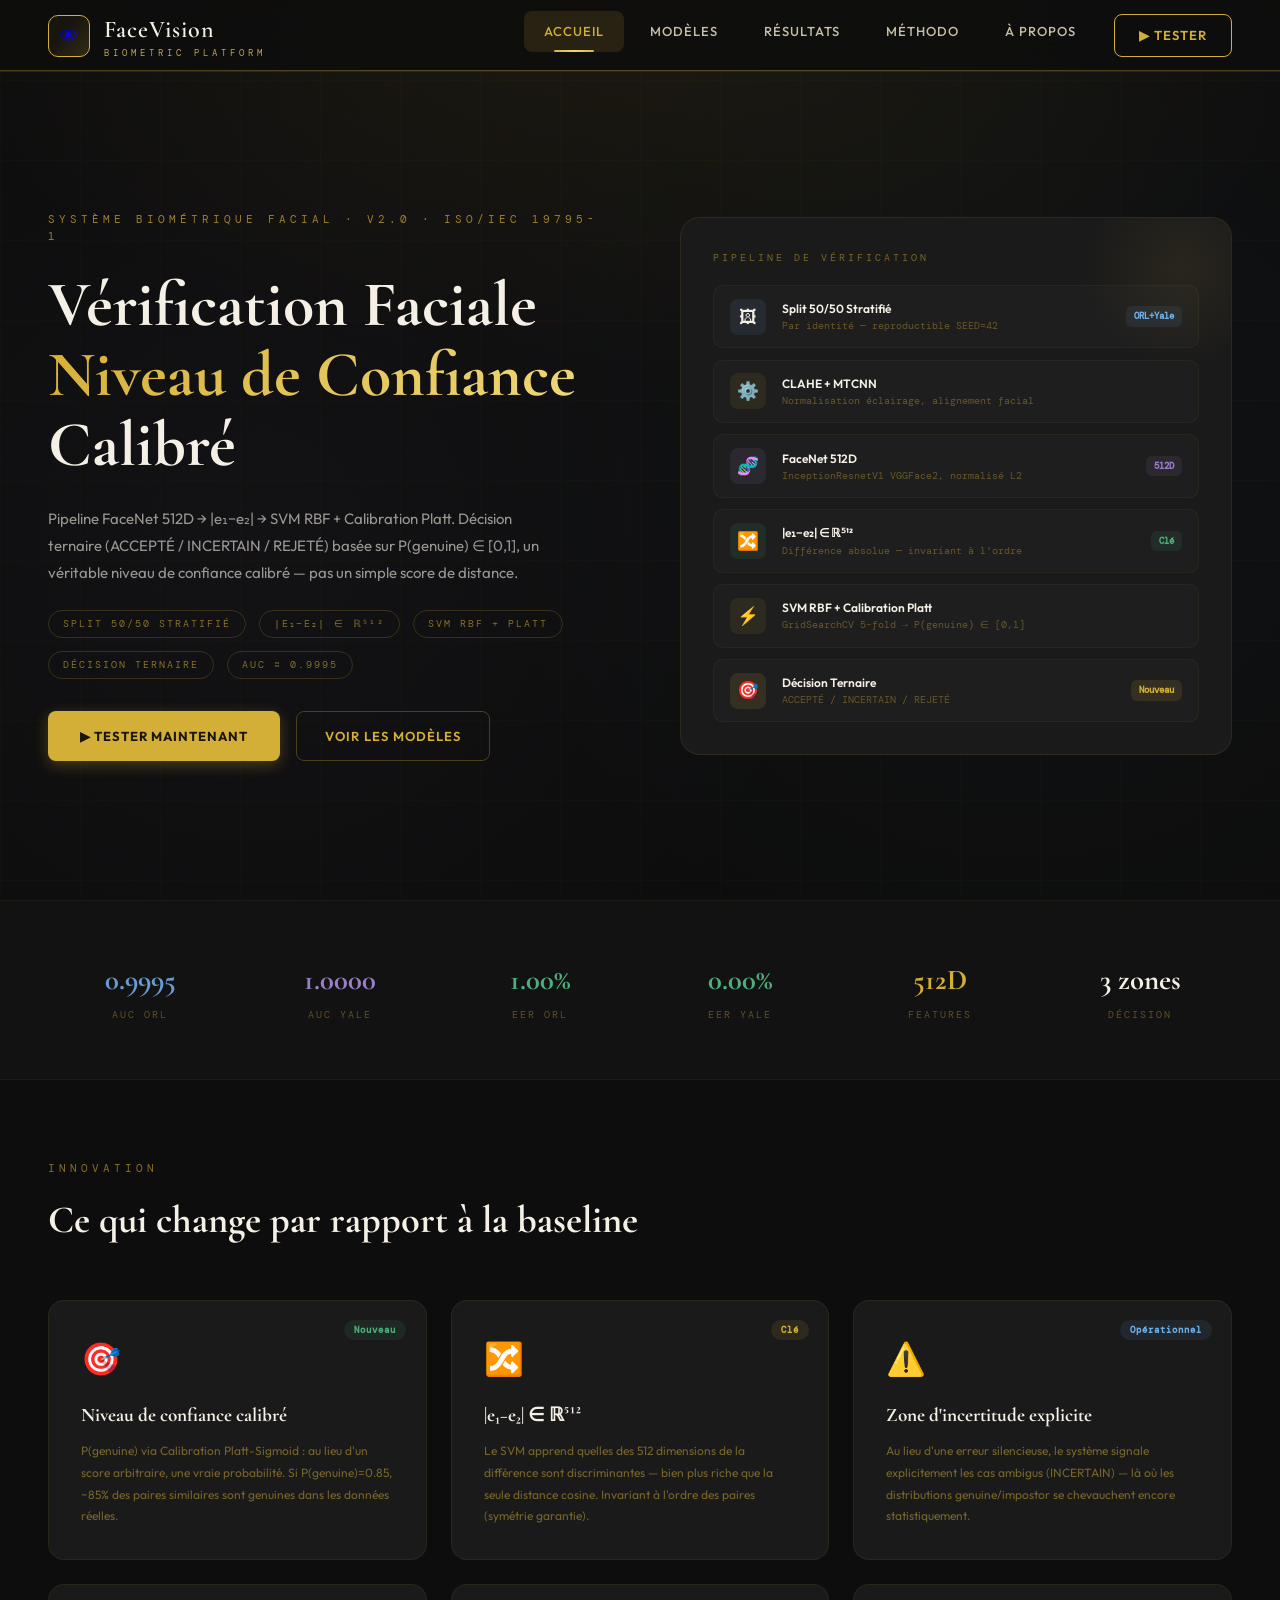
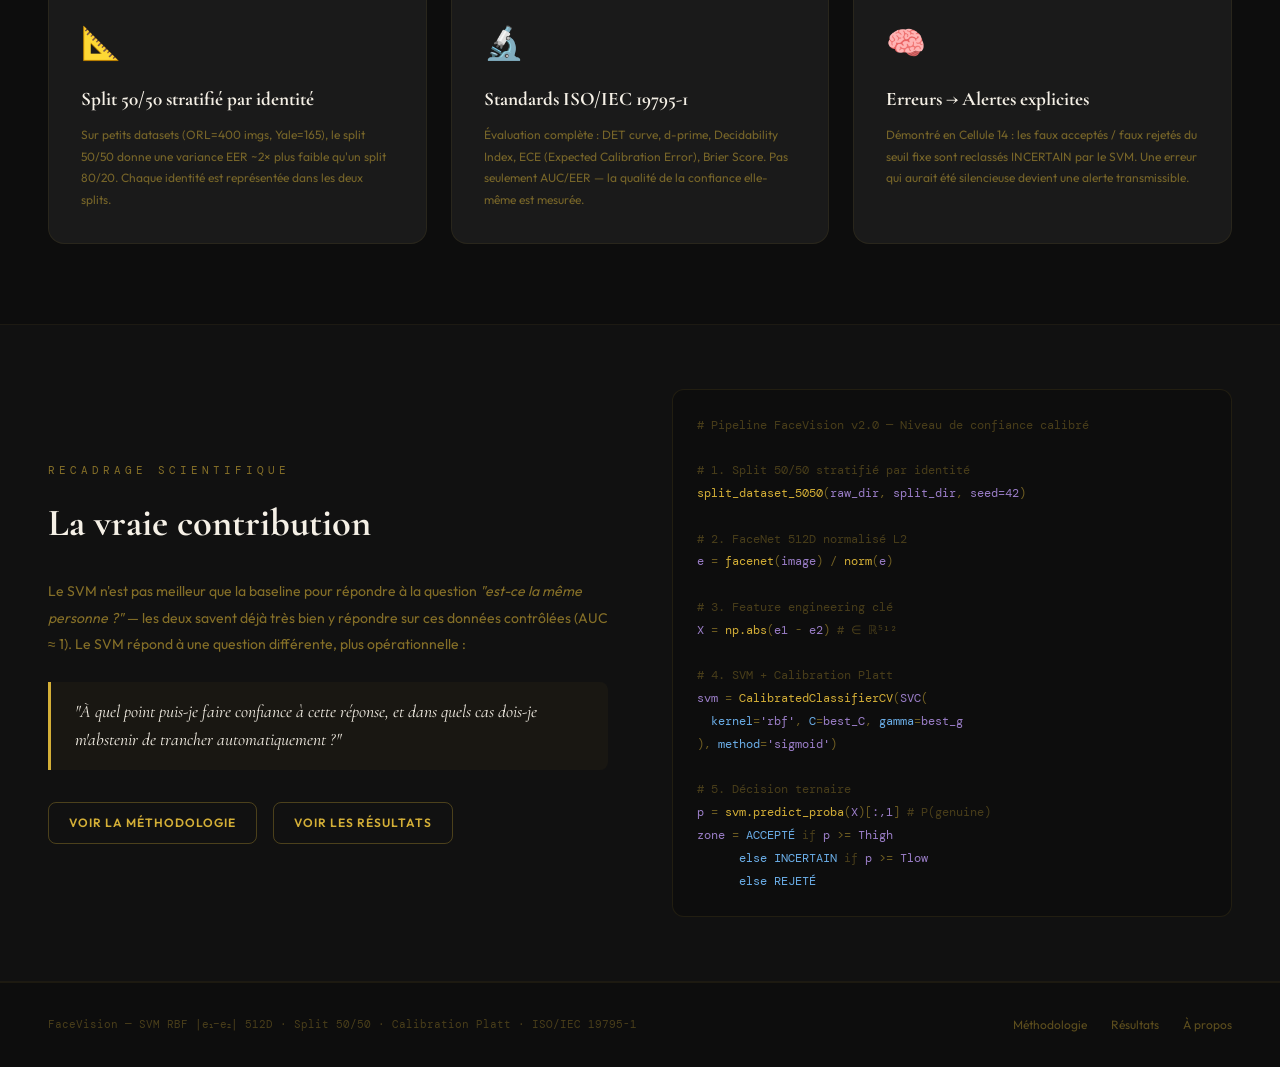
<file: plateforme/platform/index.html>
<!DOCTYPE html>
<html lang="fr">
<head>
<meta charset="UTF-8">
<meta name="viewport" content="width=device-width, initial-scale=1.0">
<title>FaceVision — Vérification Faciale Biométrique</title>
<link rel="preconnect" href="https://fonts.googleapis.com">
<link rel="preconnect" href="https://fonts.gstatic.com" crossorigin>
<link href="https://fonts.googleapis.com/css2?family=Cormorant+Garamond:ital,wght@0,300;0,400;0,500;0,600;0,700;1,300;1,400;1,500&family=DM+Mono:wght@300;400;500&family=Outfit:wght@200;300;400;500;600;700;800&display=swap" rel="stylesheet">
<link rel="stylesheet" href="shared.css">
<style>
.hero{position:relative;min-height:100vh;display:flex;align-items:center;padding-top:var(--nav-h);overflow:hidden;background:var(--obsidian)}
.hero-bg{position:absolute;inset:0;background:radial-gradient(ellipse 80% 60% at 50% 0%,rgba(212,175,55,.08) 0%,transparent 70%),radial-gradient(circle at 80% 50%,rgba(107,155,209,.04) 0%,transparent 50%),radial-gradient(circle at 20% 60%,rgba(155,126,200,.04) 0%,transparent 50%)}
.hero-bg-grid{position:absolute;inset:0;opacity:.02;background-image:linear-gradient(rgba(212,175,55,1) 1px,transparent 1px),linear-gradient(90deg,rgba(212,175,55,1) 1px,transparent 1px);background-size:80px 80px;animation:gridShift 25s linear infinite}
@keyframes gridShift{from{transform:translateY(0)}to{transform:translateY(80px)}}
.face-grid{display:grid;grid-template-columns:repeat(4,1fr);gap:8px;padding:24px;width:100%;height:100%}
.face-cell{aspect-ratio:.75;background:var(--obsidian-light);border-radius:6px;border:1px solid rgba(212,175,55,.06);position:relative;overflow:hidden;animation:facePulse 5s ease-in-out infinite}
.face-cell:nth-child(odd){animation-delay:-2.5s}
.face-cell:nth-child(3n){animation-delay:-1.5s}
@keyframes facePulse{0%,100%{opacity:.4}50%{opacity:.7}}
.hero-container{position:relative;z-index:2;display:grid;grid-template-columns:1fr 1fr;gap:5rem;align-items:center;max-width:1400px;margin:0 auto;padding:0 3rem}
.hero-left{display:flex;flex-direction:column;gap:1.5rem}
.hero-eyebrow{font-family:var(--font-mono);font-size:11px;letter-spacing:4px;text-transform:uppercase;color:var(--gold);opacity:.7}
.hero-title{font-family:var(--font-display);font-size:clamp(2.8rem,5vw,4.5rem);font-weight:700;line-height:1.1}
.hero-title span{background:linear-gradient(135deg,var(--gold),var(--gold-light));-webkit-background-clip:text;-webkit-text-fill-color:transparent;background-clip:text}
.hero-desc{font-size:15px;color:rgba(245,240,232,.6);line-height:1.8;max-width:500px}
.hero-tags{display:flex;gap:.8rem;flex-wrap:wrap}
.hero-tag{padding:5px 14px;border-radius:20px;border:1px solid rgba(212,175,55,.2);font-family:var(--font-mono);font-size:10px;letter-spacing:2px;text-transform:uppercase;color:rgba(212,175,55,.6)}
.hero-actions{display:flex;gap:1rem;margin-top:.5rem}
.btn-primary{padding:14px 32px;background:var(--gold);color:#1a160b;border:none;border-radius:8px;font-family:var(--font-body);font-size:13px;font-weight:700;letter-spacing:1px;text-transform:uppercase;cursor:pointer;text-decoration:none;display:inline-flex;align-items:center;gap:8px;transition:var(--transition)}
.btn-primary:hover{background:var(--gold-light);transform:translateY(-2px);box-shadow:0 8px 30px rgba(212,175,55,.3)}
.btn-outline{padding:14px 28px;background:transparent;color:var(--gold);border:1.5px solid rgba(212,175,55,.3);border-radius:8px;font-family:var(--font-body);font-size:13px;font-weight:600;letter-spacing:1px;text-transform:uppercase;cursor:pointer;text-decoration:none;display:inline-flex;align-items:center;gap:8px;transition:var(--transition)}
.btn-outline:hover{border-color:var(--gold);background:rgba(212,175,55,.06)}
.hero-right{position:relative}
.hero-visual{background:var(--obsidian-light);border:1px solid rgba(212,175,55,.1);border-radius:20px;padding:2rem;position:relative;overflow:hidden}
.hero-visual::before{content:'';position:absolute;top:-50px;right:-50px;width:200px;height:200px;border-radius:50%;background:radial-gradient(circle,rgba(212,175,55,.08),transparent 70%)}
.pipeline-mini{display:flex;flex-direction:column;gap:.7rem}
.pm-step{display:flex;align-items:center;gap:1rem;padding:.8rem 1rem;background:rgba(255,255,255,.02);border-radius:10px;border:1px solid rgba(212,175,55,.06);transition:var(--transition)}
.pm-step:hover{border-color:rgba(212,175,55,.2);background:rgba(212,175,55,.03)}
.pm-icon{width:36px;height:36px;border-radius:8px;display:flex;align-items:center;justify-content:center;font-size:1.1rem;flex-shrink:0}
.pm-text{flex:1}
.pm-name{font-size:12px;font-weight:600;color:var(--cream)}
.pm-sub{font-family:var(--font-mono);font-size:10px;color:rgba(212,175,55,.4)}
.pm-badge{font-family:var(--font-mono);font-size:9px;padding:3px 8px;border-radius:6px;font-weight:600}
.stats-band{background:rgba(255,255,255,.02);border-top:1px solid rgba(212,175,55,.06);border-bottom:1px solid rgba(212,175,55,.06);padding:2.5rem 3rem}
.stats-grid{display:grid;grid-template-columns:repeat(6,1fr);gap:1rem;max-width:1400px;margin:0 auto}
.stat-item{text-align:center;padding:1rem}
.stat-val{font-family:var(--font-display);font-size:1.8rem;font-weight:700}
.stat-lbl{font-family:var(--font-mono);font-size:10px;letter-spacing:2px;text-transform:uppercase;color:rgba(212,175,55,.4);margin-top:4px}
.feature-section{padding:5rem 3rem;max-width:1400px;margin:0 auto}
.sec-eyebrow{font-family:var(--font-mono);font-size:11px;letter-spacing:4px;text-transform:uppercase;color:var(--gold);opacity:.6;margin-bottom:.8rem}
.sec-title-lg{font-family:var(--font-display);font-size:clamp(1.8rem,3vw,2.8rem);font-weight:700;margin-bottom:1.5rem}
.feature-cards{display:grid;grid-template-columns:repeat(3,1fr);gap:1.5rem;margin-top:3rem}
.feat-card{background:var(--obsidian-light);border-radius:16px;padding:2rem;border:1px solid rgba(212,175,55,.08);transition:var(--transition);position:relative;overflow:hidden}
.feat-card:hover{border-color:rgba(212,175,55,.25);transform:translateY(-4px);box-shadow:0 12px 40px rgba(0,0,0,.3)}
.feat-card-icon{font-size:2rem;margin-bottom:1rem;display:block}
.feat-card-title{font-family:var(--font-display);font-size:1.2rem;font-weight:700;margin-bottom:.6rem}
.feat-card-desc{font-size:12px;color:rgba(212,175,55,.5);line-height:1.8}
.feat-card-badge{position:absolute;top:1.2rem;right:1.2rem;padding:3px 10px;border-radius:10px;font-family:var(--font-mono);font-size:9px;font-weight:600;letter-spacing:1px}
.innovation-section{background:rgba(255,255,255,.015);border-top:1px solid rgba(212,175,55,.06);border-bottom:1px solid rgba(212,175,55,.06);padding:4rem 3rem}
.innovation-grid{display:grid;grid-template-columns:1fr 1fr;gap:4rem;max-width:1400px;margin:0 auto;align-items:center}
.code-block{background:var(--obsidian);border:1px solid rgba(212,175,55,.1);border-radius:12px;padding:1.5rem;font-family:var(--font-mono);font-size:12px;line-height:1.9;overflow:hidden}
.code-line{color:rgba(212,175,55,.5)}
.code-comment{color:rgba(212,175,55,.3)}
.code-key{color:#6BAEE8}
.code-val{color:#9B7EC8}
.code-fn{color:var(--gold)}
.nav-links .active-nav{color:var(--gold)!important}
</style>
</head>
<body>
<nav class="nav">
  <a class="nav-logo" href="index.html"><div class="nav-logo-icon">👁</div><div><span class="nav-logo-text">FaceVision</span><span class="nav-logo-sub">Biometric Platform</span></div></a>
  <ul class="nav-links">
    <li><a class="nav-link-btn active-nav" href="index.html">Accueil</a></li>
    <li><a class="nav-link-btn" href="modeles.html">Modèles</a></li>
    <li><a class="nav-link-btn" href="resultats.html">Résultats</a></li>
    <li><a class="nav-link-btn" href="methodo.html">Méthodo</a></li>
    <li><a class="nav-link-btn" href="apropos.html">À propos</a></li>
    <li><a class="nav-cta" href="test.html">▶ Tester</a></li>
  </ul>
</nav>

<section class="hero">
  <div class="hero-bg"></div>
  <div class="hero-bg-grid"></div>
  <div class="hero-container">
    <div class="hero-left">
      <div class="hero-eyebrow">Système Biométrique Facial · v2.0 · ISO/IEC 19795-1</div>
      <h1 class="hero-title">
        Vérification Faciale<br>
        <span>Niveau de Confiance</span><br>
        Calibré
      </h1>
      <p class="hero-desc">Pipeline FaceNet 512D → |e₁−e₂| → SVM RBF + Calibration Platt. Décision ternaire (ACCEPTÉ / INCERTAIN / REJETÉ) basée sur P(genuine) ∈ [0,1], un véritable niveau de confiance calibré — pas un simple score de distance.</p>
      <div class="hero-tags">
        <span class="hero-tag">Split 50/50 Stratifié</span>
        <span class="hero-tag">|e₁−e₂| ∈ ℝ⁵¹²</span>
        <span class="hero-tag">SVM RBF + Platt</span>
        <span class="hero-tag">Décision Ternaire</span>
        <span class="hero-tag">AUC ≈ 0.9995</span>
      </div>
      <div class="hero-actions">
        <a href="test.html" class="btn-primary">▶ Tester maintenant</a>
        <a href="modeles.html" class="btn-outline">Voir les modèles</a>
      </div>
    </div>
    <div class="hero-right">
      <div class="hero-visual">
        <div style="font-family:var(--font-mono);font-size:10px;letter-spacing:3px;text-transform:uppercase;color:var(--gold);opacity:.5;margin-bottom:1.2rem">Pipeline de vérification</div>
        <div class="pipeline-mini">
          <div class="pm-step"><div class="pm-icon" style="background:rgba(107,155,209,.1)">🖼</div><div class="pm-text"><div class="pm-name">Split 50/50 Stratifié</div><div class="pm-sub">Par identité — reproductible SEED=42</div></div><span class="pm-badge" style="background:rgba(107,155,209,.1);color:#6BAEE8">ORL+Yale</span></div>
          <div class="pm-step"><div class="pm-icon" style="background:rgba(212,175,55,.08)">⚙️</div><div class="pm-text"><div class="pm-name">CLAHE + MTCNN</div><div class="pm-sub">Normalisation éclairage, alignement facial</div></div></div>
          <div class="pm-step"><div class="pm-icon" style="background:rgba(155,126,200,.1)">🧬</div><div class="pm-text"><div class="pm-name">FaceNet 512D</div><div class="pm-sub">InceptionResnetV1 VGGFace2, normalisé L2</div></div><span class="pm-badge" style="background:rgba(155,126,200,.1);color:#9B7EC8">512D</span></div>
          <div class="pm-step"><div class="pm-icon" style="background:rgba(76,175,124,.1)">🔀</div><div class="pm-text"><div class="pm-name">|e₁−e₂| ∈ ℝ⁵¹²</div><div class="pm-sub">Différence absolue — invariant à l'ordre</div></div><span class="pm-badge" style="background:rgba(76,175,124,.1);color:var(--success)">Clé</span></div>
          <div class="pm-step"><div class="pm-icon" style="background:rgba(212,175,55,.08)">⚡</div><div class="pm-text"><div class="pm-name">SVM RBF + Calibration Platt</div><div class="pm-sub">GridSearchCV 5-fold → P(genuine) ∈ [0,1]</div></div></div>
          <div class="pm-step"><div class="pm-icon" style="background:rgba(212,168,55,.12)">🎯</div><div class="pm-text"><div class="pm-name">Décision Ternaire</div><div class="pm-sub">ACCEPTÉ / INCERTAIN / REJETÉ</div></div><span class="pm-badge" style="background:rgba(212,168,55,.12);color:var(--gold)">Nouveau</span></div>
        </div>
      </div>
    </div>
  </div>
</section>

<div class="stats-band">
  <div class="stats-grid">
    <div class="stat-item"><div class="stat-val" style="color:var(--accent-orl)">0.9995</div><div class="stat-lbl">AUC ORL</div></div>
    <div class="stat-item"><div class="stat-val" style="color:var(--accent-yale)">1.0000</div><div class="stat-lbl">AUC Yale</div></div>
    <div class="stat-item"><div class="stat-val" style="color:var(--success)">1.00%</div><div class="stat-lbl">EER ORL</div></div>
    <div class="stat-item"><div class="stat-val" style="color:var(--success)">0.00%</div><div class="stat-lbl">EER Yale</div></div>
    <div class="stat-item"><div class="stat-val" style="color:var(--gold)">512D</div><div class="stat-lbl">Features</div></div>
    <div class="stat-item"><div class="stat-val" style="color:var(--cream)">3 zones</div><div class="stat-lbl">Décision</div></div>
  </div>
</div>

<section class="feature-section">
  <div class="sec-eyebrow">Innovation</div>
  <h2 class="sec-title-lg">Ce qui change par rapport à la baseline</h2>
  <div class="feature-cards">
    <div class="feat-card">
      <span class="feat-card-icon">🎯</span>
      <span class="feat-card-badge" style="background:rgba(76,175,124,.1);color:var(--success)">Nouveau</span>
      <div class="feat-card-title">Niveau de confiance calibré</div>
      <div class="feat-card-desc">P(genuine) via Calibration Platt-Sigmoid : au lieu d'un score arbitraire, une vraie probabilité. Si P(genuine)=0.85, ~85% des paires similaires sont genuines dans les données réelles.</div>
    </div>
    <div class="feat-card">
      <span class="feat-card-icon">🔀</span>
      <span class="feat-card-badge" style="background:rgba(212,175,55,.1);color:var(--gold)">Clé</span>
      <div class="feat-card-title">|e₁−e₂| ∈ ℝ⁵¹²</div>
      <div class="feat-card-desc">Le SVM apprend quelles des 512 dimensions de la différence sont discriminantes — bien plus riche que la seule distance cosine. Invariant à l'ordre des paires (symétrie garantie).</div>
    </div>
    <div class="feat-card">
      <span class="feat-card-icon">⚠️</span>
      <span class="feat-card-badge" style="background:rgba(107,155,209,.1);color:#6BAEE8">Opérationnel</span>
      <div class="feat-card-title">Zone d'incertitude explicite</div>
      <div class="feat-card-desc">Au lieu d'une erreur silencieuse, le système signale explicitement les cas ambigus (INCERTAIN) — là où les distributions genuine/impostor se chevauchent encore statistiquement.</div>
    </div>
    <div class="feat-card">
      <span class="feat-card-icon">📐</span>
      <div class="feat-card-title">Split 50/50 stratifié par identité</div>
      <div class="feat-card-desc">Sur petits datasets (ORL=400 imgs, Yale=165), le split 50/50 donne une variance EER ~2× plus faible qu'un split 80/20. Chaque identité est représentée dans les deux splits.</div>
    </div>
    <div class="feat-card">
      <span class="feat-card-icon">🔬</span>
      <div class="feat-card-title">Standards ISO/IEC 19795-1</div>
      <div class="feat-card-desc">Évaluation complète : DET curve, d-prime, Decidability Index, ECE (Expected Calibration Error), Brier Score. Pas seulement AUC/EER — la qualité de la confiance elle-même est mesurée.</div>
    </div>
    <div class="feat-card">
      <span class="feat-card-icon">🧠</span>
      <div class="feat-card-title">Erreurs → Alertes explicites</div>
      <div class="feat-card-desc">Démontré en Cellule 14 : les faux acceptés / faux rejetés du seuil fixe sont reclassés INCERTAIN par le SVM. Une erreur qui aurait été silencieuse devient une alerte transmissible.</div>
    </div>
  </div>
</section>

<section class="innovation-section">
  <div class="innovation-grid">
    <div>
      <div class="sec-eyebrow">Recadrage scientifique</div>
      <h2 class="sec-title-lg">La vraie contribution</h2>
      <p style="font-size:14px;color:rgba(212,175,55,.6);line-height:1.9;margin-bottom:1.5rem">Le SVM n'est pas meilleur que la baseline pour répondre à la question <em>"est-ce la même personne ?"</em> — les deux savent déjà très bien y répondre sur ces données contrôlées (AUC ≈ 1). Le SVM répond à une question différente, plus opérationnelle :</p>
      <blockquote style="border-left:3px solid var(--gold);padding:1rem 1.5rem;margin:1.5rem 0;background:rgba(212,175,55,.04);border-radius:0 8px 8px 0">
        <p style="font-family:var(--font-display);font-size:1.1rem;font-style:italic;color:var(--cream)">"À quel point puis-je faire confiance à cette réponse, et dans quels cas dois-je m'abstenir de trancher automatiquement ?"</p>
      </blockquote>
      <div style="display:flex;gap:1rem;margin-top:2rem">
        <a href="methodo.html" class="btn-outline" style="font-size:12px;padding:10px 20px">Voir la méthodologie</a>
        <a href="resultats.html" class="btn-outline" style="font-size:12px;padding:10px 20px">Voir les résultats</a>
      </div>
    </div>
    <div class="code-block">
      <div class="code-comment"># Pipeline FaceVision v2.0 — Niveau de confiance calibré</div>
      <br>
      <div class="code-line"><span class="code-comment"># 1. Split 50/50 stratifié par identité</span></div>
      <div class="code-line"><span class="code-fn">split_dataset_5050</span>(<span class="code-val">raw_dir</span>, <span class="code-val">split_dir</span>, <span class="code-val">seed=42</span>)</div>
      <br>
      <div class="code-line"><span class="code-comment"># 2. FaceNet 512D normalisé L2</span></div>
      <div class="code-line"><span class="code-val">e</span> = <span class="code-fn">facenet</span>(<span class="code-val">image</span>) / <span class="code-fn">norm</span>(<span class="code-val">e</span>)</div>
      <br>
      <div class="code-line"><span class="code-comment"># 3. Feature engineering clé</span></div>
      <div class="code-line"><span class="code-val">X</span> = <span class="code-fn">np.abs</span>(<span class="code-val">e1</span> - <span class="code-val">e2</span>)  <span class="code-comment"># ∈ ℝ⁵¹²</span></div>
      <br>
      <div class="code-line"><span class="code-comment"># 4. SVM + Calibration Platt</span></div>
      <div class="code-line"><span class="code-val">svm</span> = <span class="code-fn">CalibratedClassifierCV</span>(<span class="code-val">SVC</span>(</div>
      <div class="code-line">&nbsp;&nbsp;<span class="code-key">kernel</span>=<span class="code-val">'rbf'</span>, <span class="code-key">C</span>=<span class="code-val">best_C</span>, <span class="code-key">gamma</span>=<span class="code-val">best_g</span></div>
      <div class="code-line">), <span class="code-key">method</span>=<span class="code-val">'sigmoid'</span>)</div>
      <br>
      <div class="code-line"><span class="code-comment"># 5. Décision ternaire</span></div>
      <div class="code-line"><span class="code-val">p</span> = <span class="code-fn">svm.predict_proba</span>(<span class="code-val">X</span>)[<span class="code-val">:,1</span>]  <span class="code-comment"># P(genuine)</span></div>
      <div class="code-line"><span class="code-val">zone</span> = <span class="code-key">ACCEPTÉ</span> <span class="code-comment">if</span> <span class="code-val">p</span> >= <span class="code-val">Thigh</span></div>
      <div class="code-line">&nbsp;&nbsp;&nbsp;&nbsp;&nbsp; <span class="code-key">else INCERTAIN</span> <span class="code-comment">if</span> <span class="code-val">p</span> >= <span class="code-val">Tlow</span></div>
      <div class="code-line">&nbsp;&nbsp;&nbsp;&nbsp;&nbsp; <span class="code-key">else REJETÉ</span></div>
    </div>
  </div>
</section>

<footer style="border-top:1px solid rgba(212,175,55,.08);padding:2rem 3rem;display:flex;justify-content:space-between;align-items:center">
  <div style="font-family:var(--font-mono);font-size:11px;color:rgba(212,175,55,.3)">FaceVision — SVM RBF |e₁−e₂| 512D · Split 50/50 · Calibration Platt · ISO/IEC 19795-1</div>
  <div style="display:flex;gap:1.5rem">
    <a href="methodo.html" style="color:rgba(212,175,55,.4);text-decoration:none;font-size:12px">Méthodologie</a>
    <a href="resultats.html" style="color:rgba(212,175,55,.4);text-decoration:none;font-size:12px">Résultats</a>
    <a href="apropos.html" style="color:rgba(212,175,55,.4);text-decoration:none;font-size:12px">À propos</a>
  </div>
</footer>
</body>
</html>
</file>
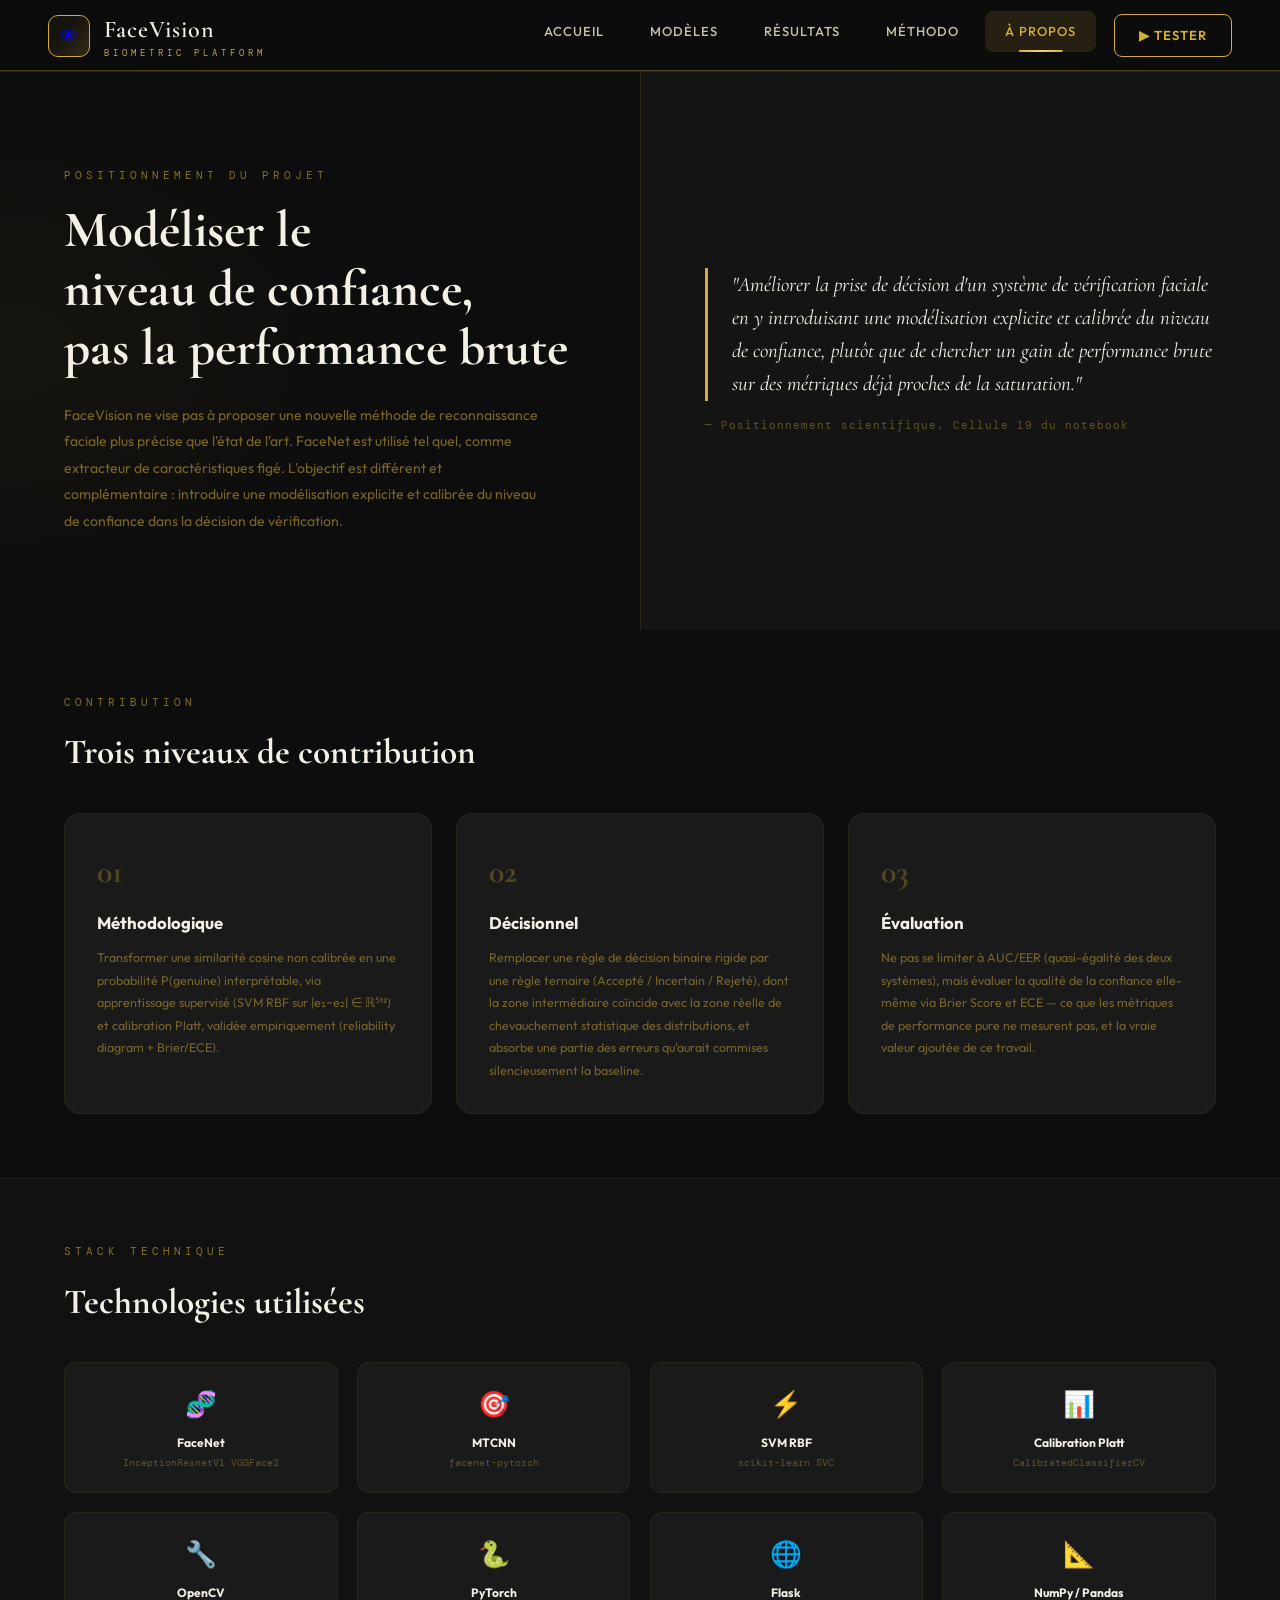
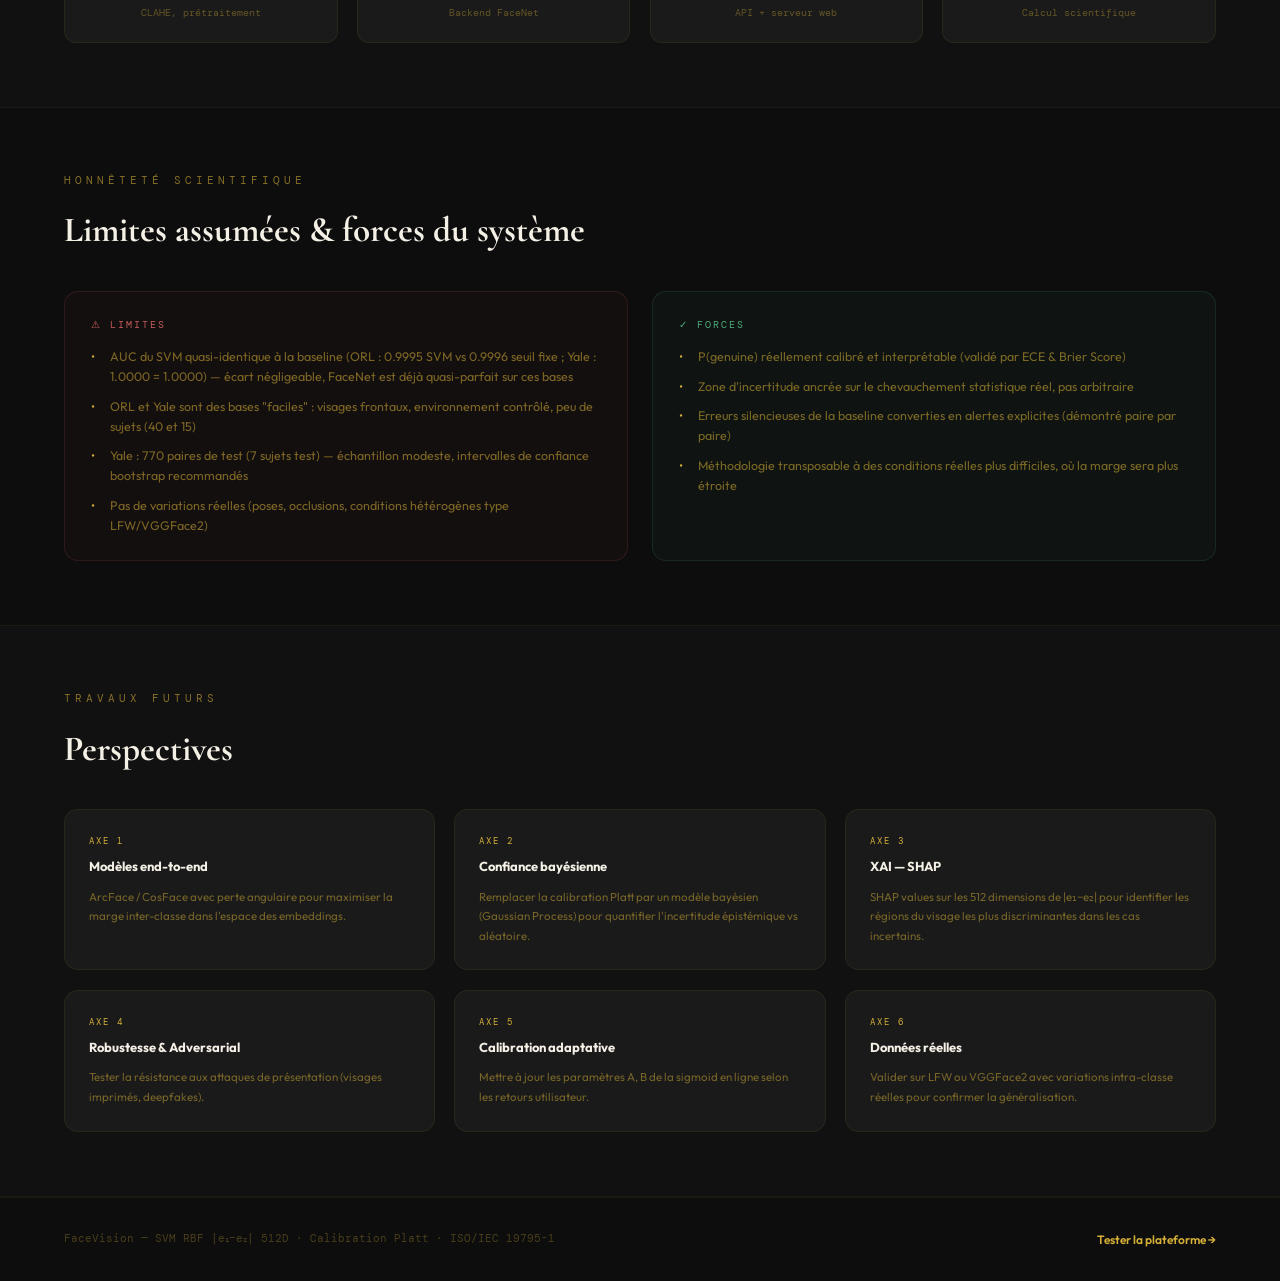
<file: plateforme/platform/apropos.html>
<!DOCTYPE html>
<html lang="fr">
<head>
<meta charset="UTF-8">
<meta name="viewport" content="width=device-width, initial-scale=1.0">
<title>À Propos — FaceVision</title>
<link rel="preconnect" href="https://fonts.googleapis.com">
<link href="https://fonts.googleapis.com/css2?family=Cormorant+Garamond:ital,wght@0,300;0,400;0,500;0,600;0,700;1,300;1,400;1,500&family=DM+Mono:wght@300;400;500&family=Outfit:wght@200;300;400;500;600;700;800&display=swap" rel="stylesheet">
<link rel="stylesheet" href="shared.css">
<style>
body{background:var(--obsidian);color:var(--cream)}
.about-hero{display:grid;grid-template-columns:1fr 1fr;min-height:70vh;padding-top:var(--nav-h);overflow:hidden}
.about-hero-left{background:var(--obsidian);padding:5rem 4rem;display:flex;flex-direction:column;justify-content:center;position:relative}
.about-hero-left::before{content:'';position:absolute;inset:0;background:radial-gradient(ellipse 80% 60% at 0% 50%,rgba(212,175,55,.05) 0%,transparent 70%)}
.about-hero-right{background:var(--obsidian-mid);padding:5rem 4rem;display:flex;flex-direction:column;justify-content:center;border-left:1px solid rgba(212,175,55,.12);position:relative}
.eyebrow{font-family:var(--font-mono);font-size:11px;letter-spacing:4px;text-transform:uppercase;color:var(--gold);opacity:.6;margin-bottom:1rem;position:relative;z-index:1}
.about-title{font-family:var(--font-display);font-size:clamp(2.2rem,4vw,3.2rem);font-weight:700;line-height:1.15;margin-bottom:1.5rem;position:relative;z-index:1}
.about-desc{font-size:14px;color:rgba(212,175,55,.55);line-height:1.9;position:relative;z-index:1;max-width:480px}
.quote-block{font-family:var(--font-display);font-size:1.3rem;font-style:italic;color:var(--cream);line-height:1.6;border-left:3px solid var(--gold);padding-left:1.5rem}
.quote-attr{font-family:var(--font-mono);font-size:11px;color:rgba(212,175,55,.4);margin-top:1rem;letter-spacing:1px}
.section{padding:4rem;max-width:1300px;margin:0 auto}
.sec-eyebrow{font-family:var(--font-mono);font-size:11px;letter-spacing:4px;text-transform:uppercase;color:var(--gold);opacity:.6;margin-bottom:.8rem}
.sec-title{font-family:var(--font-display);font-size:2.2rem;font-weight:700;margin-bottom:2rem}
.objectives-grid{display:grid;grid-template-columns:repeat(3,1fr);gap:1.5rem}
.obj-card{background:var(--obsidian-light);border-radius:16px;padding:2rem;border:1px solid rgba(212,175,55,.08)}
.obj-num{font-family:var(--font-display);font-size:2rem;font-weight:700;color:var(--gold);opacity:.3;margin-bottom:.8rem}
.obj-title{font-size:1.05rem;font-weight:700;margin-bottom:.6rem}
.obj-desc{font-size:12.5px;color:rgba(212,175,55,.5);line-height:1.8}
.divider-section{background:rgba(255,255,255,.015);border-top:1px solid rgba(212,175,55,.06);border-bottom:1px solid rgba(212,175,55,.06)}
.tech-grid{display:grid;grid-template-columns:repeat(4,1fr);gap:1.2rem;margin-top:2rem}
.tech-item{background:var(--obsidian-light);border-radius:12px;padding:1.3rem;border:1px solid rgba(212,175,55,.08);text-align:center}
.tech-icon{font-size:1.6rem;margin-bottom:.5rem}
.tech-name{font-size:12px;font-weight:700;margin-bottom:.2rem}
.tech-desc{font-family:var(--font-mono);font-size:10px;color:rgba(212,175,55,.4)}
.limit-grid{display:grid;grid-template-columns:1fr 1fr;gap:1.5rem;margin-top:2rem}
.limit-card{background:rgba(199,91,91,.04);border:1px solid rgba(199,91,91,.15);border-radius:14px;padding:1.6rem}
.limit-card.positive{background:rgba(76,175,124,.04);border-color:rgba(76,175,124,.15)}
.limit-title{font-family:var(--font-mono);font-size:10px;letter-spacing:2px;text-transform:uppercase;margin-bottom:.8rem}
.limit-list{list-style:none;display:flex;flex-direction:column;gap:.6rem}
.limit-list li{font-size:12.5px;color:rgba(212,175,55,.55);line-height:1.6;padding-left:1.2rem;position:relative}
.limit-list li::before{content:'•';position:absolute;left:0;color:var(--gold)}
.perspectives-grid{display:grid;grid-template-columns:repeat(3,1fr);gap:1.2rem;margin-top:2rem}
.persp-card{background:var(--obsidian-light);border-radius:14px;padding:1.5rem;border:1px solid rgba(212,175,55,.08)}
.persp-axis{font-family:var(--font-mono);font-size:9px;letter-spacing:2px;text-transform:uppercase;color:var(--gold);margin-bottom:.5rem}
.persp-title{font-size:13px;font-weight:700;margin-bottom:.6rem}
.persp-desc{font-size:11.5px;color:rgba(212,175,55,.5);line-height:1.7}
</style>
</head>
<body>
<nav class="nav">
  <a class="nav-logo" href="index.html"><div class="nav-logo-icon">👁</div><div><span class="nav-logo-text">FaceVision</span><span class="nav-logo-sub">Biometric Platform</span></div></a>
  <ul class="nav-links">
    <li><a class="nav-link-btn" href="index.html">Accueil</a></li>
    <li><a class="nav-link-btn" href="modeles.html">Modèles</a></li>
    <li><a class="nav-link-btn" href="resultats.html">Résultats</a></li>
    <li><a class="nav-link-btn" href="methodo.html">Méthodo</a></li>
    <li><a class="nav-link-btn active-nav" href="apropos.html">À propos</a></li>
    <li><a class="nav-cta" href="test.html">▶ Tester</a></li>
  </ul>
</nav>

<div class="about-hero">
  <div class="about-hero-left">
    <div class="eyebrow">Positionnement du Projet</div>
    <h1 class="about-title">Modéliser le<br>niveau de confiance,<br>pas la performance brute</h1>
    <p class="about-desc">FaceVision ne vise pas à proposer une nouvelle méthode de reconnaissance faciale plus précise que l'état de l'art. FaceNet est utilisé tel quel, comme extracteur de caractéristiques figé. L'objectif est différent et complémentaire : introduire une modélisation explicite et calibrée du niveau de confiance dans la décision de vérification.</p>
  </div>
  <div class="about-hero-right">
    <div class="quote-block">"Améliorer la prise de décision d'un système de vérification faciale en y introduisant une modélisation explicite et calibrée du niveau de confiance, plutôt que de chercher un gain de performance brute sur des métriques déjà proches de la saturation."</div>
    <div class="quote-attr">— Positionnement scientifique, Cellule 19 du notebook</div>
  </div>
</div>

<section class="section">
  <div class="sec-eyebrow">Contribution</div>
  <h2 class="sec-title">Trois niveaux de contribution</h2>
  <div class="objectives-grid">
    <div class="obj-card">
      <div class="obj-num">01</div>
      <div class="obj-title">Méthodologique</div>
      <div class="obj-desc">Transformer une similarité cosine non calibrée en une probabilité P(genuine) interprétable, via apprentissage supervisé (SVM RBF sur |e₁−e₂| ∈ ℝ⁵¹²) et calibration Platt, validée empiriquement (reliability diagram + Brier/ECE).</div>
    </div>
    <div class="obj-card">
      <div class="obj-num">02</div>
      <div class="obj-title">Décisionnel</div>
      <div class="obj-desc">Remplacer une règle de décision binaire rigide par une règle ternaire (Accepté / Incertain / Rejeté), dont la zone intermédiaire coïncide avec la zone réelle de chevauchement statistique des distributions, et absorbe une partie des erreurs qu'aurait commises silencieusement la baseline.</div>
    </div>
    <div class="obj-card">
      <div class="obj-num">03</div>
      <div class="obj-title">Évaluation</div>
      <div class="obj-desc">Ne pas se limiter à AUC/EER (quasi-égalité des deux systèmes), mais évaluer la qualité de la confiance elle-même via Brier Score et ECE — ce que les métriques de performance pure ne mesurent pas, et la vraie valeur ajoutée de ce travail.</div>
    </div>
  </div>
</section>

<section class="divider-section">
  <div class="section">
    <div class="sec-eyebrow">Stack Technique</div>
    <h2 class="sec-title">Technologies utilisées</h2>
    <div class="tech-grid">
      <div class="tech-item"><div class="tech-icon">🧬</div><div class="tech-name">FaceNet</div><div class="tech-desc">InceptionResnetV1 VGGFace2</div></div>
      <div class="tech-item"><div class="tech-icon">🎯</div><div class="tech-name">MTCNN</div><div class="tech-desc">facenet-pytorch</div></div>
      <div class="tech-item"><div class="tech-icon">⚡</div><div class="tech-name">SVM RBF</div><div class="tech-desc">scikit-learn SVC</div></div>
      <div class="tech-item"><div class="tech-icon">📊</div><div class="tech-name">Calibration Platt</div><div class="tech-desc">CalibratedClassifierCV</div></div>
      <div class="tech-item"><div class="tech-icon">🔧</div><div class="tech-name">OpenCV</div><div class="tech-desc">CLAHE, prétraitement</div></div>
      <div class="tech-item"><div class="tech-icon">🐍</div><div class="tech-name">PyTorch</div><div class="tech-desc">Backend FaceNet</div></div>
      <div class="tech-item"><div class="tech-icon">🌐</div><div class="tech-name">Flask</div><div class="tech-desc">API + serveur web</div></div>
      <div class="tech-item"><div class="tech-icon">📐</div><div class="tech-name">NumPy / Pandas</div><div class="tech-desc">Calcul scientifique</div></div>
    </div>
  </div>
</section>

<section class="section">
  <div class="sec-eyebrow">Honnêteté Scientifique</div>
  <h2 class="sec-title">Limites assumées & forces du système</h2>
  <div class="limit-grid">
    <div class="limit-card">
      <div class="limit-title" style="color:var(--danger)">⚠ Limites</div>
      <ul class="limit-list">
        <li>AUC du SVM quasi-identique à la baseline (ORL : 0.9995 SVM vs 0.9996 seuil fixe ; Yale : 1.0000 = 1.0000) — écart négligeable, FaceNet est déjà quasi-parfait sur ces bases</li>
        <li>ORL et Yale sont des bases "faciles" : visages frontaux, environnement contrôlé, peu de sujets (40 et 15)</li>
        <li>Yale : 770 paires de test (7 sujets test) — échantillon modeste, intervalles de confiance bootstrap recommandés</li>
        <li>Pas de variations réelles (poses, occlusions, conditions hétérogènes type LFW/VGGFace2)</li>
      </ul>
    </div>
    <div class="limit-card positive">
      <div class="limit-title" style="color:var(--success)">✓ Forces</div>
      <ul class="limit-list">
        <li>P(genuine) réellement calibré et interprétable (validé par ECE & Brier Score)</li>
        <li>Zone d'incertitude ancrée sur le chevauchement statistique réel, pas arbitraire</li>
        <li>Erreurs silencieuses de la baseline converties en alertes explicites (démontré paire par paire)</li>
        <li>Méthodologie transposable à des conditions réelles plus difficiles, où la marge sera plus étroite</li>
      </ul>
    </div>
  </div>
</section>

<section class="divider-section">
  <div class="section">
    <div class="sec-eyebrow">Travaux Futurs</div>
    <h2 class="sec-title">Perspectives</h2>
    <div class="perspectives-grid">
      <div class="persp-card"><div class="persp-axis">Axe 1</div><div class="persp-title">Modèles end-to-end</div><div class="persp-desc">ArcFace / CosFace avec perte angulaire pour maximiser la marge inter-classe dans l'espace des embeddings.</div></div>
      <div class="persp-card"><div class="persp-axis">Axe 2</div><div class="persp-title">Confiance bayésienne</div><div class="persp-desc">Remplacer la calibration Platt par un modèle bayésien (Gaussian Process) pour quantifier l'incertitude épistémique vs aléatoire.</div></div>
      <div class="persp-card"><div class="persp-axis">Axe 3</div><div class="persp-title">XAI — SHAP</div><div class="persp-desc">SHAP values sur les 512 dimensions de |e₁−e₂| pour identifier les régions du visage les plus discriminantes dans les cas incertains.</div></div>
      <div class="persp-card"><div class="persp-axis">Axe 4</div><div class="persp-title">Robustesse & Adversarial</div><div class="persp-desc">Tester la résistance aux attaques de présentation (visages imprimés, deepfakes).</div></div>
      <div class="persp-card"><div class="persp-axis">Axe 5</div><div class="persp-title">Calibration adaptative</div><div class="persp-desc">Mettre à jour les paramètres A, B de la sigmoid en ligne selon les retours utilisateur.</div></div>
      <div class="persp-card"><div class="persp-axis">Axe 6</div><div class="persp-title">Données réelles</div><div class="persp-desc">Valider sur LFW ou VGGFace2 avec variations intra-classe réelles pour confirmer la généralisation.</div></div>
    </div>
  </div>
</section>

<footer style="border-top:1px solid rgba(212,175,55,.08);padding:2rem 4rem;display:flex;justify-content:space-between;align-items:center">
  <div style="font-family:var(--font-mono);font-size:11px;color:rgba(212,175,55,.3)">FaceVision — SVM RBF |e₁−e₂| 512D · Calibration Platt · ISO/IEC 19795-1</div>
  <a href="test.html" style="color:var(--gold);text-decoration:none;font-size:12px;font-weight:600">Tester la plateforme →</a>
</footer>
</body>
</html>
</file>
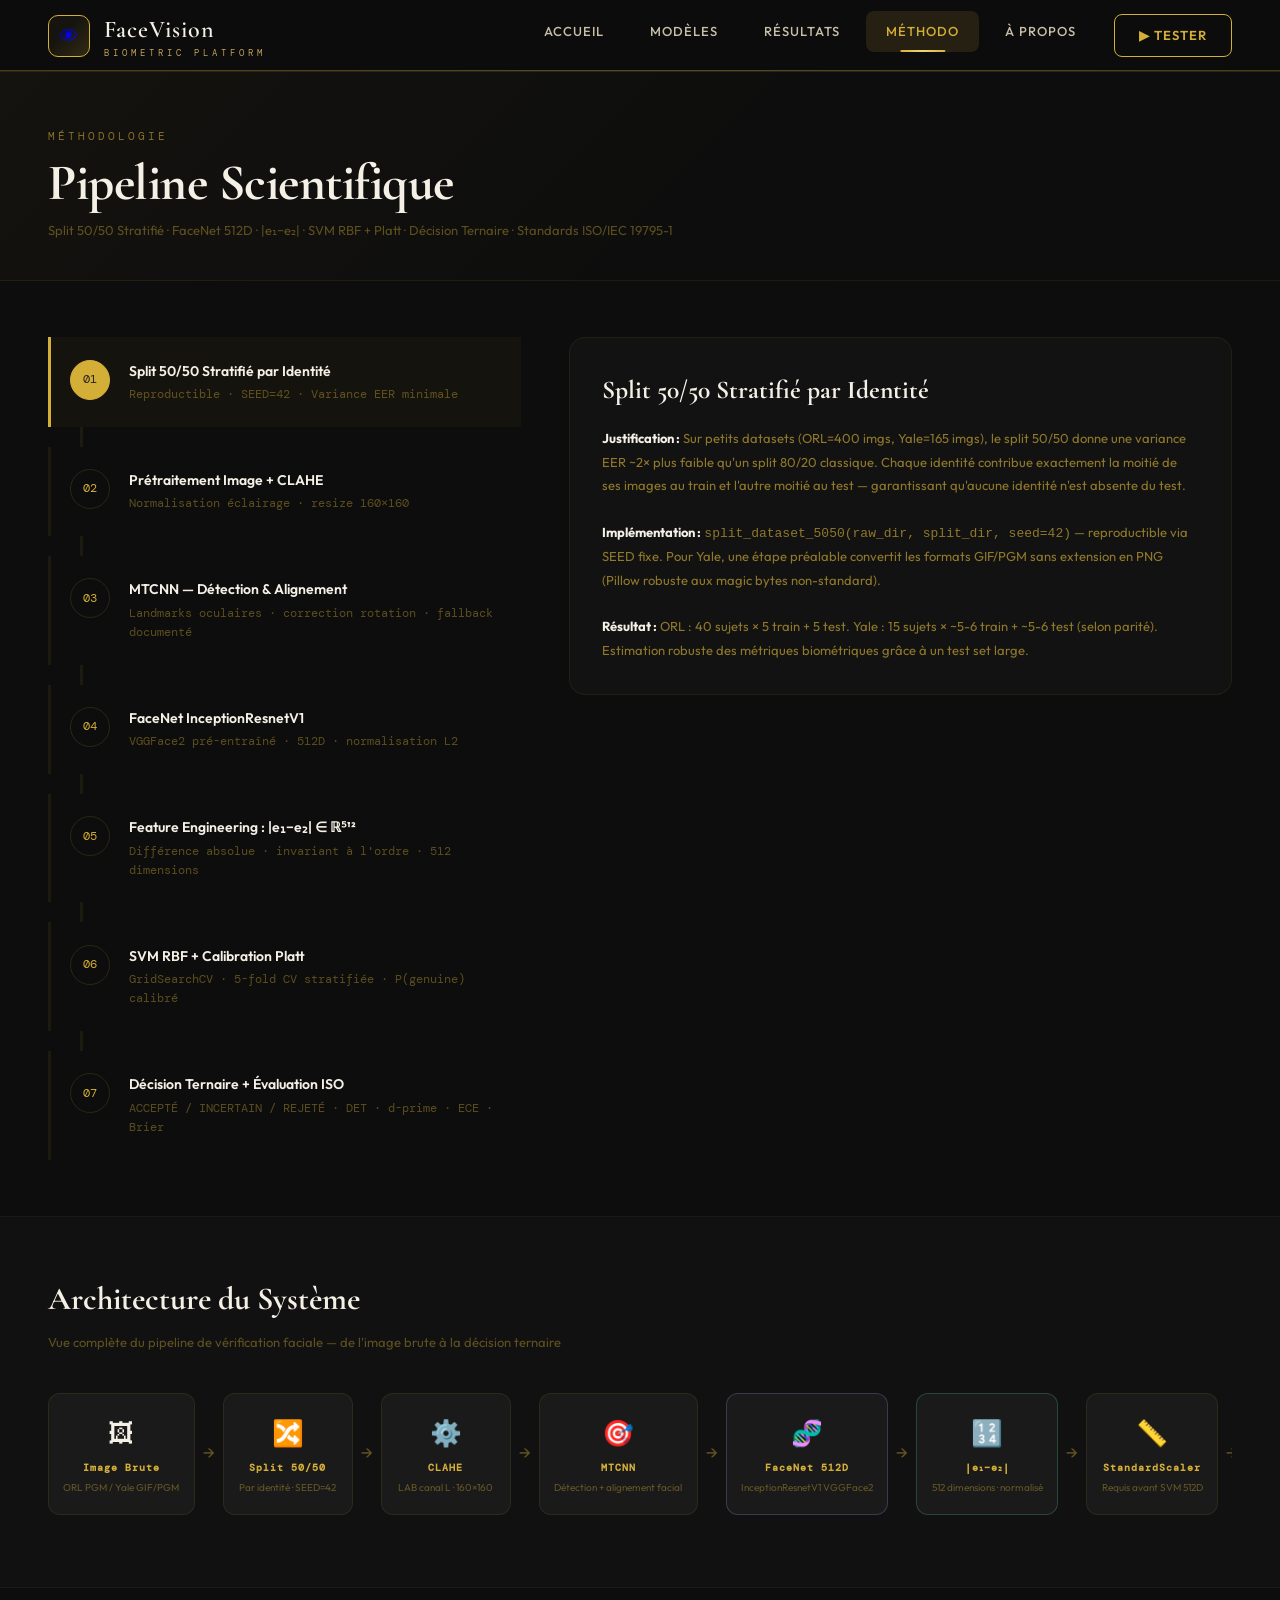
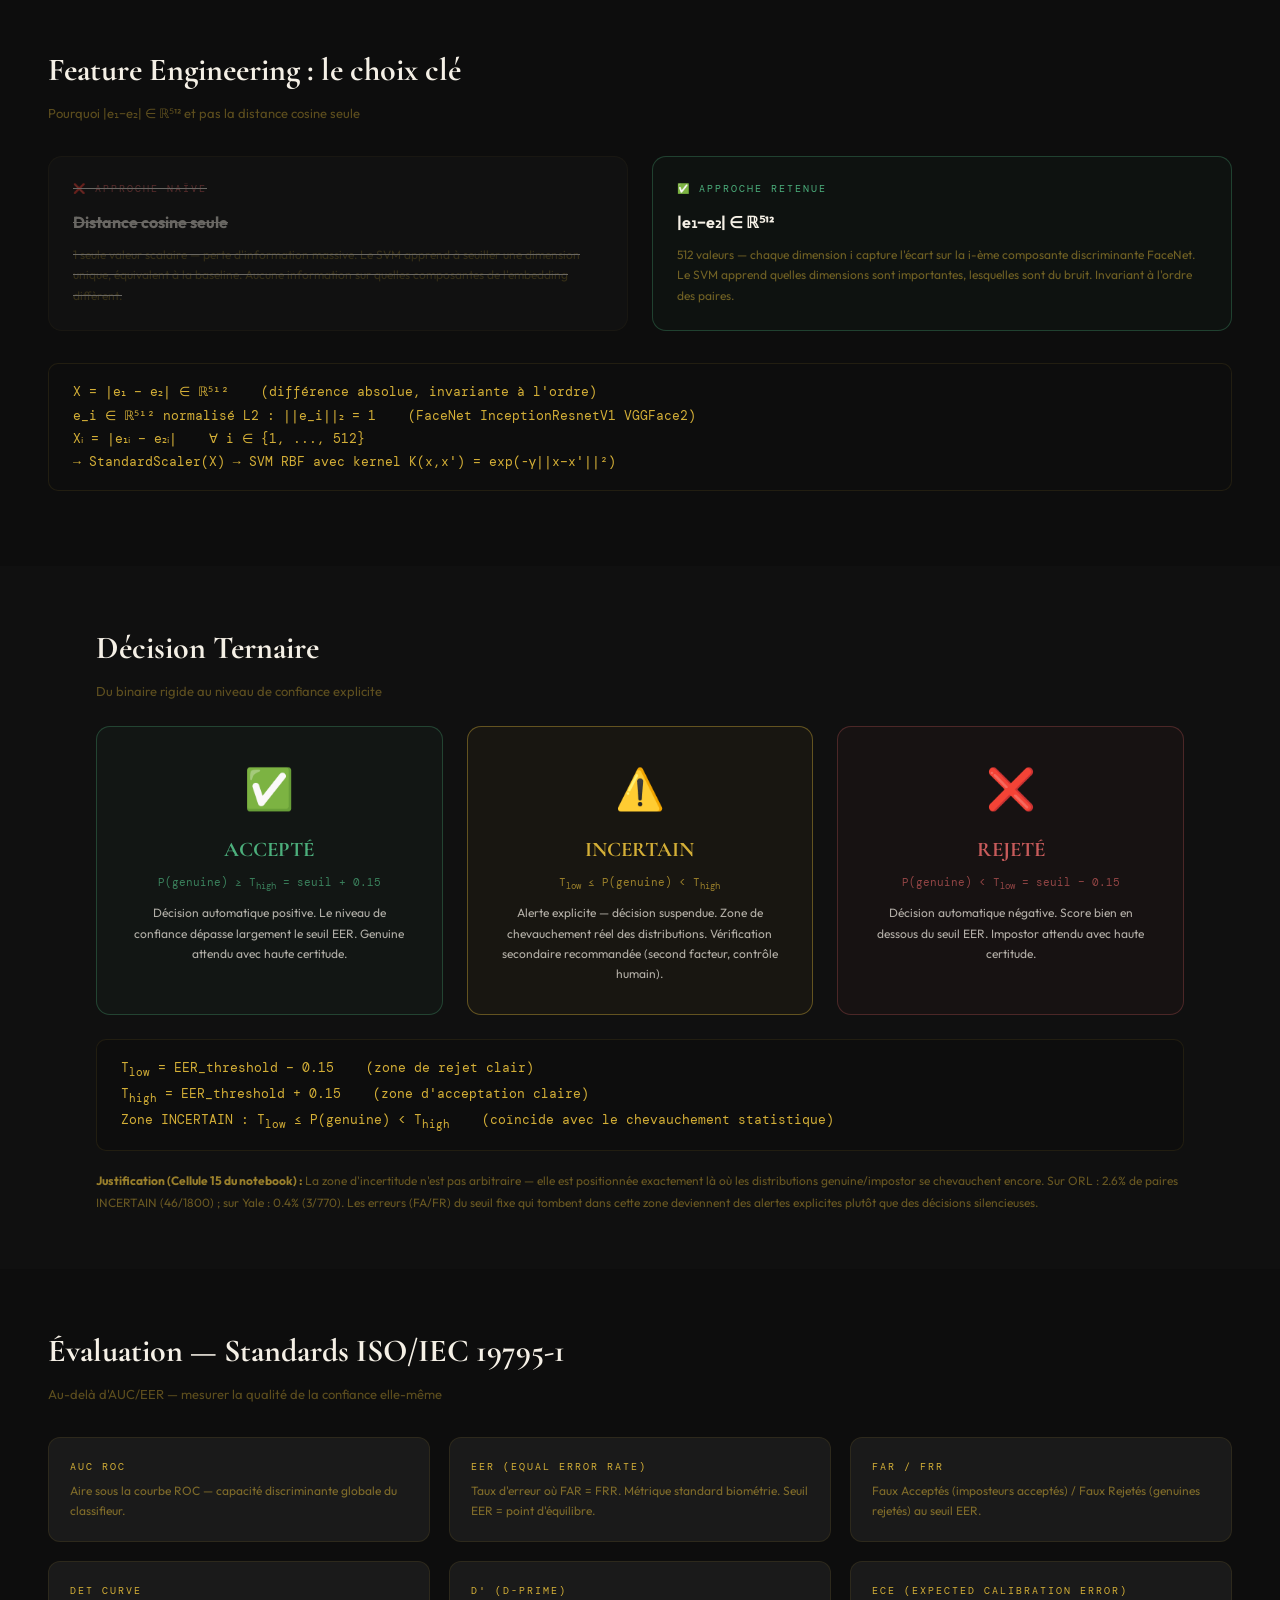
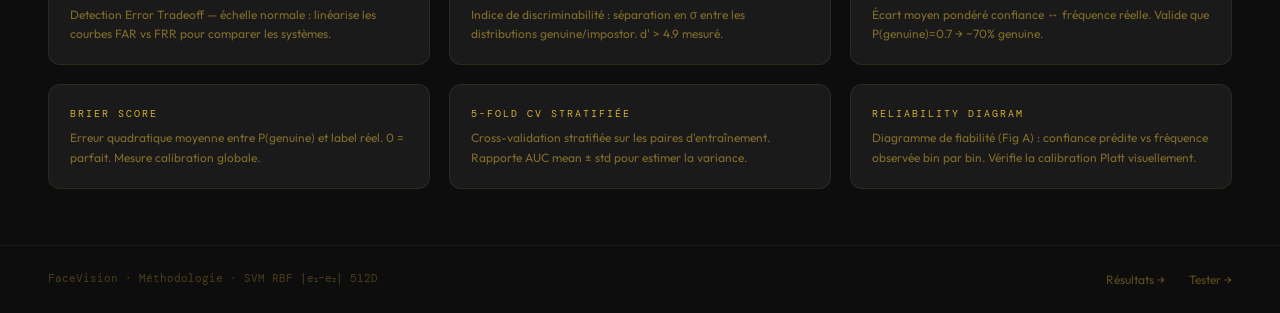
<file: plateforme/platform/methodo.html>
<!DOCTYPE html>
<html lang="fr">
<head>
<meta charset="UTF-8">
<meta name="viewport" content="width=device-width, initial-scale=1.0">
<title>Méthodologie — FaceVision</title>
<link rel="preconnect" href="https://fonts.googleapis.com">
<link href="https://fonts.googleapis.com/css2?family=Cormorant+Garamond:ital,wght@0,300;0,400;0,500;0,600;0,700;1,300;1,400;1,500&family=DM+Mono:wght@300;400;500&family=Outfit:wght@200;300;400;500;600;700;800&display=swap" rel="stylesheet">
<link rel="stylesheet" href="shared.css">
<style>
body{background:var(--obsidian);color:var(--cream);padding-top:var(--nav-h)}
.page-hero{padding:3.5rem 3rem 2.5rem;border-bottom:1px solid rgba(212,175,55,.08);background:linear-gradient(135deg,rgba(212,175,55,.03) 0%,transparent 60%)}
.page-title{font-family:var(--font-display);font-size:clamp(2rem,4vw,3.2rem);font-weight:700}
.page-sub{font-size:13px;color:rgba(212,175,55,.4);margin-top:.5rem}
.flow-section{padding:3.5rem 3rem}
.flow-grid{display:grid;grid-template-columns:1fr 1.4fr;gap:3rem;align-items:start}
.flow-steps{display:flex;flex-direction:column;gap:0}
.flow-node{display:flex;gap:1.2rem;padding:1.4rem 1.2rem;cursor:pointer;border-left:3px solid rgba(212,175,55,.08);transition:var(--transition)}
.flow-node:hover,.flow-node.active-flow{border-left-color:var(--gold);background:rgba(212,175,55,.04)}
.flow-node.active-flow .flow-node-num{background:var(--gold);color:#2A2418;border-color:var(--gold)}
.flow-node-num{width:40px;height:40px;border-radius:50%;border:1.5px solid rgba(212,175,55,.15);display:flex;align-items:center;justify-content:center;font-family:var(--font-mono);font-size:12px;color:var(--gold);flex-shrink:0;transition:var(--transition)}
.flow-node-info{flex:1}
.flow-node-title{font-size:14px;font-weight:600;color:var(--cream);margin-bottom:3px}
.flow-node-sub{font-size:12px;color:rgba(212,175,55,.4);font-family:var(--font-mono)}
.flow-connector{width:3px;height:20px;background:rgba(212,175,55,.08);margin-left:32px}
.flow-detail{background:rgba(255,255,255,.025);border:1px solid rgba(212,175,55,.08);border-radius:16px;padding:2rem;min-height:300px;position:sticky;top:90px}
.flow-detail-title{font-family:var(--font-display);font-size:1.6rem;font-weight:700;color:var(--cream);margin-bottom:1rem}
#flow-detail-text{font-size:13px;line-height:1.8;color:rgba(212,175,55,.65)}
.arch-section{background:rgba(255,255,255,.015);border-top:1px solid rgba(212,175,55,.06);border-bottom:1px solid rgba(212,175,55,.06);padding:3.5rem 3rem}
.arch-title{font-family:var(--font-display);font-size:2rem;font-weight:700;margin-bottom:.5rem}
.arch-sub{font-size:13px;color:rgba(212,175,55,.4);margin-bottom:2.5rem}
.arch-flow{display:flex;align-items:center;gap:0;flex-wrap:nowrap;overflow-x:auto;padding-bottom:1rem}
.arch-block{background:rgba(255,255,255,.04);border:1px solid rgba(212,175,55,.1);border-radius:12px;padding:1.2rem .9rem;min-width:130px;text-align:center;flex-shrink:0;transition:var(--transition)}
.arch-block:hover{border-color:rgba(212,175,55,.3);transform:translateY(-3px)}
.arch-arrow{color:rgba(212,175,55,.4);font-size:18px;padding:0 8px;flex-shrink:0}
.arch-block-icon{font-size:1.6rem;margin-bottom:.4rem}
.arch-block-name{font-family:var(--font-mono);font-size:10px;font-weight:600;color:var(--gold);margin-bottom:.3rem;letter-spacing:1px}
.arch-block-sub{font-size:10px;color:rgba(212,175,55,.4);line-height:1.4}
.feature-section{padding:3.5rem 3rem}
.feat-title{font-family:var(--font-display);font-size:2rem;font-weight:700;margin-bottom:.5rem}
.feat-sub{font-size:13px;color:rgba(212,175,55,.4);margin-bottom:2rem}
.feat-comparison{display:grid;grid-template-columns:1fr 1fr;gap:1.5rem;margin-bottom:2rem}
.fc-card{background:var(--obsidian-light);border-radius:14px;padding:1.5rem;border:1px solid rgba(212,175,55,.1)}
.fc-label{font-family:var(--font-mono);font-size:10px;letter-spacing:2px;text-transform:uppercase;margin-bottom:.8rem}
.fc-title{font-size:1rem;font-weight:700;margin-bottom:.6rem}
.fc-desc{font-size:12px;color:rgba(212,175,55,.5);line-height:1.7}
.fc-strike{opacity:.4;text-decoration:line-through}
.fc-highlight{border-color:rgba(76,175,124,.3);background:rgba(76,175,124,.03)}
.math-box{background:var(--obsidian);border:1px solid rgba(212,175,55,.1);border-radius:10px;padding:1rem 1.5rem;font-family:var(--font-mono);font-size:13px;color:var(--gold);margin:1.2rem 0;line-height:1.8}
.decision-section{padding:3.5rem 3rem;background:rgba(255,255,255,.01)}
.decision-zones{display:grid;grid-template-columns:1fr 1fr 1fr;gap:1.5rem;margin-top:1.5rem}
.dz-card{border-radius:14px;padding:1.8rem;border:1px solid;text-align:center}
.dz-icon{font-size:2.5rem;margin-bottom:.8rem}
.dz-title{font-family:var(--font-display);font-size:1.3rem;font-weight:700;margin-bottom:.5rem}
.dz-cond{font-family:var(--font-mono);font-size:11px;margin-bottom:.6rem;opacity:.7}
.dz-desc{font-size:12px;line-height:1.7;opacity:.7}
.eval-section{padding:3.5rem 3rem}
.eval-grid{display:grid;grid-template-columns:repeat(3,1fr);gap:1.2rem;margin-top:1.5rem}
.eval-card{background:var(--obsidian-light);border-radius:12px;padding:1.3rem;border:1px solid rgba(212,175,55,.1)}
.eval-name{font-family:var(--font-mono);font-size:10px;letter-spacing:2px;text-transform:uppercase;color:var(--gold);margin-bottom:.4rem}
.eval-desc{font-size:12px;color:rgba(212,175,55,.55);line-height:1.6}
</style>
</head>
<body>
<nav class="nav">
  <a class="nav-logo" href="index.html"><div class="nav-logo-icon">👁</div><div><span class="nav-logo-text">FaceVision</span><span class="nav-logo-sub">Biometric Platform</span></div></a>
  <ul class="nav-links">
    <li><a class="nav-link-btn" href="index.html">Accueil</a></li>
    <li><a class="nav-link-btn" href="modeles.html">Modèles</a></li>
    <li><a class="nav-link-btn" href="resultats.html">Résultats</a></li>
    <li><a class="nav-link-btn active-nav" href="methodo.html">Méthodo</a></li>
    <li><a class="nav-link-btn" href="apropos.html">À propos</a></li>
    <li><a class="nav-cta" href="test.html">▶ Tester</a></li>
  </ul>
</nav>

<div class="page-hero">
  <div style="font-family:var(--font-mono);font-size:11px;letter-spacing:3px;text-transform:uppercase;color:var(--gold);margin-bottom:.6rem;opacity:.6">Méthodologie</div>
  <div class="page-title">Pipeline Scientifique</div>
  <div class="page-sub">Split 50/50 Stratifié · FaceNet 512D · |e₁−e₂| · SVM RBF + Platt · Décision Ternaire · Standards ISO/IEC 19795-1</div>
</div>

<!-- PIPELINE STEPS -->
<section class="flow-section">
  <div class="flow-grid">
    <div class="flow-steps">
      <div class="flow-node active-flow" onclick="showDetail(0, this)">
        <div class="flow-node-num">01</div>
        <div class="flow-node-info"><div class="flow-node-title">Split 50/50 Stratifié par Identité</div><div class="flow-node-sub">Reproductible · SEED=42 · Variance EER minimale</div></div>
      </div>
      <div class="flow-connector"></div>
      <div class="flow-node" onclick="showDetail(1, this)">
        <div class="flow-node-num">02</div>
        <div class="flow-node-info"><div class="flow-node-title">Prétraitement Image + CLAHE</div><div class="flow-node-sub">Normalisation éclairage · resize 160×160</div></div>
      </div>
      <div class="flow-connector"></div>
      <div class="flow-node" onclick="showDetail(2, this)">
        <div class="flow-node-num">03</div>
        <div class="flow-node-info"><div class="flow-node-title">MTCNN — Détection & Alignement</div><div class="flow-node-sub">Landmarks oculaires · correction rotation · fallback documenté</div></div>
      </div>
      <div class="flow-connector"></div>
      <div class="flow-node" onclick="showDetail(3, this)">
        <div class="flow-node-num">04</div>
        <div class="flow-node-info"><div class="flow-node-title">FaceNet InceptionResnetV1</div><div class="flow-node-sub">VGGFace2 pré-entraîné · 512D · normalisation L2</div></div>
      </div>
      <div class="flow-connector"></div>
      <div class="flow-node" onclick="showDetail(4, this)">
        <div class="flow-node-num">05</div>
        <div class="flow-node-info"><div class="flow-node-title">Feature Engineering : |e₁−e₂| ∈ ℝ⁵¹²</div><div class="flow-node-sub">Différence absolue · invariant à l'ordre · 512 dimensions</div></div>
      </div>
      <div class="flow-connector"></div>
      <div class="flow-node" onclick="showDetail(5, this)">
        <div class="flow-node-num">06</div>
        <div class="flow-node-info"><div class="flow-node-title">SVM RBF + Calibration Platt</div><div class="flow-node-sub">GridSearchCV · 5-fold CV stratifiée · P(genuine) calibré</div></div>
      </div>
      <div class="flow-connector"></div>
      <div class="flow-node" onclick="showDetail(6, this)">
        <div class="flow-node-num">07</div>
        <div class="flow-node-info"><div class="flow-node-title">Décision Ternaire + Évaluation ISO</div><div class="flow-node-sub">ACCEPTÉ / INCERTAIN / REJETÉ · DET · d-prime · ECE · Brier</div></div>
      </div>
    </div>
    <div class="flow-detail" id="flow-detail-panel">
      <div class="flow-detail-title" id="flow-detail-title">Split 50/50 Stratifié</div>
      <div id="flow-detail-text"></div>
    </div>
  </div>
</section>

<!-- ARCHITECTURE -->
<section class="arch-section">
  <div class="arch-title">Architecture du Système</div>
  <div class="arch-sub">Vue complète du pipeline de vérification faciale — de l'image brute à la décision ternaire</div>
  <div class="arch-flow">
    <div class="arch-block"><div class="arch-block-icon">🖼</div><div class="arch-block-name">Image Brute</div><div class="arch-block-sub">ORL PGM / Yale GIF/PGM</div></div>
    <div class="arch-arrow">→</div>
    <div class="arch-block"><div class="arch-block-icon">🔀</div><div class="arch-block-name">Split 50/50</div><div class="arch-block-sub">Par identité · SEED=42</div></div>
    <div class="arch-arrow">→</div>
    <div class="arch-block"><div class="arch-block-icon">⚙️</div><div class="arch-block-name">CLAHE</div><div class="arch-block-sub">LAB canal L · 160×160</div></div>
    <div class="arch-arrow">→</div>
    <div class="arch-block"><div class="arch-block-icon">🎯</div><div class="arch-block-name">MTCNN</div><div class="arch-block-sub">Détection + alignement facial</div></div>
    <div class="arch-arrow">→</div>
    <div class="arch-block" style="border-color:rgba(155,126,200,.3)"><div class="arch-block-icon">🧬</div><div class="arch-block-name">FaceNet 512D</div><div class="arch-block-sub">InceptionResnetV1 VGGFace2</div></div>
    <div class="arch-arrow">→</div>
    <div class="arch-block" style="border-color:rgba(76,175,124,.3)"><div class="arch-block-icon">🔢</div><div class="arch-block-name">|e₁−e₂|</div><div class="arch-block-sub">512 dimensions · normalisé</div></div>
    <div class="arch-arrow">→</div>
    <div class="arch-block"><div class="arch-block-icon">📏</div><div class="arch-block-name">StandardScaler</div><div class="arch-block-sub">Requis avant SVM 512D</div></div>
    <div class="arch-arrow">→</div>
    <div class="arch-block" style="border-color:rgba(212,175,55,.3)"><div class="arch-block-icon">⚡</div><div class="arch-block-name">SVM RBF</div><div class="arch-block-sub">+ Calibration Platt</div></div>
    <div class="arch-arrow">→</div>
    <div class="arch-block" style="border-color:rgba(212,168,55,.4);background:rgba(212,175,55,.05)"><div class="arch-block-icon">🎯</div><div class="arch-block-name">P(genuine)</div><div class="arch-block-sub">Décision Ternaire</div></div>
  </div>
</section>

<!-- FEATURE ENGINEERING -->
<section class="feature-section">
  <div class="feat-title">Feature Engineering : le choix clé</div>
  <div class="feat-sub">Pourquoi |e₁−e₂| ∈ ℝ⁵¹² et pas la distance cosine seule</div>
  <div class="feat-comparison">
    <div class="fc-card fc-strike">
      <div class="fc-label" style="color:var(--danger)">❌ Approche Naïve</div>
      <div class="fc-title">Distance cosine seule</div>
      <div class="fc-desc">1 seule valeur scalaire — perte d'information massive. Le SVM apprend à seuiller une dimension unique, équivalent à la baseline. Aucune information sur quelles composantes de l'embedding diffèrent.</div>
    </div>
    <div class="fc-card fc-highlight">
      <div class="fc-label" style="color:var(--success)">✅ Approche Retenue</div>
      <div class="fc-title">|e₁−e₂| ∈ ℝ⁵¹²</div>
      <div class="fc-desc">512 valeurs — chaque dimension i capture l'écart sur la i-ème composante discriminante FaceNet. Le SVM apprend quelles dimensions sont importantes, lesquelles sont du bruit. Invariant à l'ordre des paires.</div>
    </div>
  </div>
  <div class="math-box">
    X = |e₁ − e₂|  ∈ ℝ⁵¹²&nbsp;&nbsp;&nbsp;&nbsp;(différence absolue, invariante à l'ordre)<br>
    e_i ∈ ℝ⁵¹² normalisé L2 : ||e_i||₂ = 1&nbsp;&nbsp;&nbsp;&nbsp;(FaceNet InceptionResnetV1 VGGFace2)<br>
    Xᵢ = |e₁ᵢ − e₂ᵢ|&nbsp;&nbsp;&nbsp;&nbsp;∀ i ∈ {1, ..., 512}<br>
    → StandardScaler(X) → SVM RBF avec kernel K(x,x') = exp(-γ||x−x'||²)
  </div>
</section>

<!-- ZONES DE DÉCISION -->
<section class="decision-section">
  <div style="padding:0 3rem 0 3rem">
    <div style="font-family:var(--font-display);font-size:2rem;font-weight:700;margin-bottom:.5rem">Décision Ternaire</div>
    <div style="font-size:13px;color:rgba(212,175,55,.4);margin-bottom:.3rem">Du binaire rigide au niveau de confiance explicite</div>
    <div class="decision-zones">
      <div class="dz-card" style="border-color:rgba(76,175,124,.3);background:rgba(76,175,124,.04)">
        <div class="dz-icon">✅</div>
        <div class="dz-title" style="color:var(--success)">ACCEPTÉ</div>
        <div class="dz-cond" style="color:var(--success)">P(genuine) ≥ T<sub>high</sub> = seuil + 0.15</div>
        <div class="dz-desc">Décision automatique positive. Le niveau de confiance dépasse largement le seuil EER. Genuine attendu avec haute certitude.</div>
      </div>
      <div class="dz-card" style="border-color:rgba(212,175,55,.4);background:rgba(212,175,55,.04)">
        <div class="dz-icon">⚠️</div>
        <div class="dz-title" style="color:var(--gold)">INCERTAIN</div>
        <div class="dz-cond" style="color:var(--gold)">T<sub>low</sub> ≤ P(genuine) &lt; T<sub>high</sub></div>
        <div class="dz-desc">Alerte explicite — décision suspendue. Zone de chevauchement réel des distributions. Vérification secondaire recommandée (second facteur, contrôle humain).</div>
      </div>
      <div class="dz-card" style="border-color:rgba(199,91,91,.3);background:rgba(199,91,91,.04)">
        <div class="dz-icon">❌</div>
        <div class="dz-title" style="color:var(--danger)">REJETÉ</div>
        <div class="dz-cond" style="color:var(--danger)">P(genuine) &lt; T<sub>low</sub> = seuil − 0.15</div>
        <div class="dz-desc">Décision automatique négative. Score bien en dessous du seuil EER. Impostor attendu avec haute certitude.</div>
      </div>
    </div>
    <div class="math-box" style="margin-top:1.5rem">
      T<sub>low</sub>  = EER_threshold − 0.15&nbsp;&nbsp;&nbsp;&nbsp;(zone de rejet clair)<br>
      T<sub>high</sub> = EER_threshold + 0.15&nbsp;&nbsp;&nbsp;&nbsp;(zone d'acceptation claire)<br>
      Zone INCERTAIN : T<sub>low</sub> ≤ P(genuine) &lt; T<sub>high</sub>&nbsp;&nbsp;&nbsp;&nbsp;(coïncide avec le chevauchement statistique)
    </div>
    <div style="font-size:12px;color:rgba(212,175,55,.45);line-height:1.8;margin-top:1rem"><strong style="color:rgba(212,175,55,.7)">Justification (Cellule 15 du notebook) :</strong> La zone d'incertitude n'est pas arbitraire — elle est positionnée exactement là où les distributions genuine/impostor se chevauchent encore. Sur ORL : 2.6% de paires INCERTAIN (46/1800) ; sur Yale : 0.4% (3/770). Les erreurs (FA/FR) du seuil fixe qui tombent dans cette zone deviennent des alertes explicites plutôt que des décisions silencieuses.</div>
  </div>
</section>

<!-- ÉVALUATION -->
<section class="eval-section">
  <div style="font-family:var(--font-display);font-size:2rem;font-weight:700;margin-bottom:.5rem">Évaluation — Standards ISO/IEC 19795-1</div>
  <div style="font-size:13px;color:rgba(212,175,55,.4);margin-bottom:2rem">Au-delà d'AUC/EER — mesurer la qualité de la confiance elle-même</div>
  <div class="eval-grid">
    <div class="eval-card"><div class="eval-name">AUC ROC</div><div class="eval-desc">Aire sous la courbe ROC — capacité discriminante globale du classifieur.</div></div>
    <div class="eval-card"><div class="eval-name">EER (Equal Error Rate)</div><div class="eval-desc">Taux d'erreur où FAR = FRR. Métrique standard biométrie. Seuil EER = point d'équilibre.</div></div>
    <div class="eval-card"><div class="eval-name">FAR / FRR</div><div class="eval-desc">Faux Acceptés (imposteurs acceptés) / Faux Rejetés (genuines rejetés) au seuil EER.</div></div>
    <div class="eval-card"><div class="eval-name">DET Curve</div><div class="eval-desc">Detection Error Tradeoff — échelle normale : linéarise les courbes FAR vs FRR pour comparer les systèmes.</div></div>
    <div class="eval-card"><div class="eval-name">d' (d-prime)</div><div class="eval-desc">Indice de discriminabilité : séparation en σ entre les distributions genuine/impostor. d' > 4.9 mesuré.</div></div>
    <div class="eval-card"><div class="eval-name">ECE (Expected Calibration Error)</div><div class="eval-desc">Écart moyen pondéré confiance ↔ fréquence réelle. Valide que P(genuine)=0.7 → ~70% genuine.</div></div>
    <div class="eval-card"><div class="eval-name">Brier Score</div><div class="eval-desc">Erreur quadratique moyenne entre P(genuine) et label réel. 0 = parfait. Mesure calibration globale.</div></div>
    <div class="eval-card"><div class="eval-name">5-Fold CV Stratifiée</div><div class="eval-desc">Cross-validation stratifiée sur les paires d'entraînement. Rapporte AUC mean ± std pour estimer la variance.</div></div>
    <div class="eval-card"><div class="eval-name">Reliability Diagram</div><div class="eval-desc">Diagramme de fiabilité (Fig A) : confiance prédite vs fréquence observée bin par bin. Vérifie la calibration Platt visuellement.</div></div>
  </div>
</section>

<footer style="border-top:1px solid rgba(212,175,55,.08);padding:1.5rem 3rem;display:flex;justify-content:space-between;align-items:center">
  <div style="font-family:var(--font-mono);font-size:11px;color:rgba(212,175,55,.3)">FaceVision · Méthodologie · SVM RBF |e₁−e₂| 512D</div>
  <div style="display:flex;gap:1.5rem">
    <a href="resultats.html" style="color:rgba(212,175,55,.4);text-decoration:none;font-size:12px">Résultats →</a>
    <a href="test.html" style="color:rgba(212,175,55,.4);text-decoration:none;font-size:12px">Tester →</a>
  </div>
</footer>

<script>
const details = [
  {
    title: "Split 50/50 Stratifié par Identité",
    text: `<strong style="color:var(--cream)">Justification :</strong> Sur petits datasets (ORL=400 imgs, Yale=165 imgs), le split 50/50 donne une variance EER ~2× plus faible qu'un split 80/20 classique. Chaque identité contribue exactement la moitié de ses images au train et l'autre moitié au test — garantissant qu'aucune identité n'est absente du test.<br><br>
<strong style="color:var(--cream)">Implémentation :</strong> <code>split_dataset_5050(raw_dir, split_dir, seed=42)</code> — reproductible via SEED fixe. Pour Yale, une étape préalable convertit les formats GIF/PGM sans extension en PNG (Pillow robuste aux magic bytes non-standard).<br><br>
<strong style="color:var(--cream)">Résultat :</strong> ORL : 40 sujets × 5 train + 5 test. Yale : 15 sujets × ~5-6 train + ~5-6 test (selon parité). Estimation robuste des métriques biométriques grâce à un test set large.`
  },
  {
    title: "Prétraitement Image + CLAHE",
    text: `<strong style="color:var(--cream)">Lecture robuste :</strong> <code>np.fromfile(path, dtype=uint8)</code> + imdecode (évite les problèmes de chemins non-ASCII). Fallback Pillow/imageio pour PGM 16-bit et GIF Yale.<br><br>
<strong style="color:var(--cream)">CLAHE (Contrast Limited Adaptive Histogram Equalization) :</strong> appliqué sur le canal L de l'espace LAB pour normaliser l'éclairage sans toucher la chrominance. clipLimit=2.0, tileGridSize=(4,4) — paramètres optimisés pour les bases frontales contrôlées ORL/Yale.<br><br>
<strong style="color:var(--cream)">Resize :</strong> 160×160 px (taille attendue par FaceNet InceptionResnetV1). Interpolation bicubique pour préserver les détails.`
  },
  {
    title: "MTCNN — Détection & Alignement Facial",
    text: `<strong style="color:var(--cream)">MTCNN (Multi-Task Cascaded CNN) :</strong> détecte le visage et les 5 landmarks faciaux (yeux, nez, bouche). L'alignement corrige la rotation en calculant l'angle entre les deux yeux via <code>arctan2(Δy_yeux, Δx_yeux)</code>.<br><br>
<strong style="color:var(--cream)">Fallback documenté :</strong> Si MTCNN ne détecte pas de visage (images basse résolution, fond neutre), l'image entière est utilisée après resize. Ce comportement est attendu sur ORL/Yale (bases frontales contrôlées) et explicitement journalisé — pas masqué.<br><br>
<strong style="color:var(--cream)">Paramètres :</strong> <code>min_face_size=20, thresholds=[0.5,0.6,0.6]</code> — seuils abaissés pour capturer les petits visages des bases académiques.`
  },
  {
    title: "FaceNet InceptionResnetV1 — 512D normalisé L2",
    text: `<strong style="color:var(--cream)">Modèle :</strong> InceptionResnetV1 pré-entraîné sur VGGFace2 (3.3M images, 9131 identités). Extracteur de caractéristiques figé — pas de fine-tuning sur ORL/Yale.<br><br>
<strong style="color:var(--cream)">Préparation de l'image :</strong> BGR → RGB, recentrage [-1,1] : (pixel − 127.5) / 128.0. Tenseur (1,3,160,160).<br><br>
<strong style="color:var(--cream)">Normalisation L2 :</strong> <code>e = e / ||e||₂</code> — garantit que la distance cosine et le produit scalaire sont équivalents (dot product de deux vecteurs L2-normalisés = cosine similarity). Dim. finale : ℝ⁵¹².`
  },
  {
    title: "Feature Engineering : |e₁−e₂| ∈ ℝ⁵¹²",
    text: `<strong style="color:var(--cream)">Formule :</strong> <code>X = np.abs(e1 - e2)</code> — différence absolue composante par composante des deux embeddings FaceNet normalisés L2.<br><br>
<strong style="color:var(--cream)">Propriétés clés :</strong><br>
• <strong>Invariance à l'ordre</strong> : |e₁−e₂| = |e₂−e₁| — la paire (A,B) et (B,A) produisent le même vecteur feature.<br>
• <strong>Richesse informationnelle</strong> : 512 valeurs vs 1 pour la distance cosine. Le SVM apprend quelles dimensions discriminent genuine/impostor.<br>
• <strong>Compacité</strong> : plus compact que la concaténation [e₁, e₂] (1024D), tout en capturant la différence locale entre visages.<br><br>
<strong style="color:var(--cream)">Normalisation :</strong> StandardScaler indispensable avant SVM en haute dimension — chaque dimension de |e₁−e₂| est centrée et réduite sur le train set.`
  },
  {
    title: "SVM RBF + Calibration Platt",
    text: `<strong style="color:var(--cream)">GridSearchCV :</strong> grid {C:[0.1,1,10,100], γ:['scale','auto',0.001,0.01]}, scoring=AUC, cv=5, n_jobs=-1. Sélectionne les meilleurs hyperparamètres sur le train set.<br><br>
<strong style="color:var(--cream)">5-Fold Cross-Validation Stratifiée :</strong> sur les paires d'entraînement, rapporte AUC mean ± std pour estimer la variance de généralisation.<br><br>
<strong style="color:var(--cream)">Calibration Platt-Sigmoid :</strong> <code>CalibratedClassifierCV(SVC(...), method='sigmoid', cv=5)</code>. Transforme le score brut f(x) en P(genuine) ∈ [0,1] via sigmoid(A·f(x)+B). Validée par le Reliability Diagram (Fig A) et ECE quantitatif (Cellule 17).`
  },
  {
    title: "Décision Ternaire + Évaluation ISO",
    text: `<strong style="color:var(--cream)">Décision ternaire :</strong><br>
• P(genuine) ≥ T<sub>high</sub> = seuil + 0.15 → <span style="color:var(--success)">ACCEPTÉ</span><br>
• T<sub>low</sub> ≤ P(genuine) &lt; T<sub>high</sub> → <span style="color:var(--gold)">INCERTAIN</span><br>
• P(genuine) &lt; T<sub>low</sub> = seuil − 0.15 → <span style="color:var(--danger)">REJETÉ</span><br><br>
<strong style="color:var(--cream)">Évaluation complète :</strong> AUC, EER, FAR, FRR, DET curve, d' (d-prime ≈ 5.16 ORL / 5.49 Yale), Decidability Index, Brier Score, ECE.<br><br>
<strong style="color:var(--cream)">Analyse des erreurs :</strong> les faux acceptés / faux rejetés du seuil fixe sont tracés paire par paire. Sur ORL, le seuil fixe commet 15 erreurs (9 faux rejets + 6 faux acceptés) ; 60% (9/15) sont reclassées INCERTAIN par le SVM, 33% restent erronées avec confiance et 7% sont corrigées. Sur Yale, le seuil fixe ne commet aucune erreur sur ce test set — erreurs silencieuses → alertes explicites.`
  }
];

function showDetail(i, el) {
  document.querySelectorAll('.flow-node').forEach(n => n.classList.remove('active-flow'));
  el.classList.add('active-flow');
  document.getElementById('flow-detail-title').textContent = details[i].title;
  document.getElementById('flow-detail-text').innerHTML = details[i].text;
}
// init
showDetail(0, document.querySelector('.flow-node'));
</script>
</body>
</html>
</file>
<file: plateforme/platform/shared.css>
/* ===== SHARED STYLES — FaceVision Platform Élégant Doré ===== */
@import url('https://fonts.googleapis.com/css2?family=Cormorant+Garamond:ital,wght@0,300;0,400;0,500;0,600;0,700;1,300;1,400;1,500&family=DM+Mono:wght@300;400;500&family=Outfit:wght@200;300;400;500;600;700;800&display=swap');

:root {
  /* === PALETTE DORÉE ÉLÉGANTE === */
  /* Gold principal - champagne doré */
  --gold: #D4AF37;
  --gold-light: #F0D878;
  --gold-lighter: #F8E8A8;
  --gold-dark: #B8960C;
  --gold-deep: #8B6914;
  --gold-muted: #C4A35A;

  /* Fonds sombres élégants */
  --obsidian: #0D0D0D;
  --obsidian-mid: #141414;
  --obsidian-light: #1A1A1A;
  --obsidian-lighter: #222222;
  --charcoal: #1E1E1E;
  --charcoal-light: #2A2A2A;

  /* Texte crème perlé */
  --cream: #F5F0E6;
  --cream-warm: #EDE6D6;
  --cream-muted: #C8BFA8;
  --cream-dark: #A69B82;
  --cream-darker: #8A7F68;

  /* Accents */
  --accent-orl: #6B9BD1;
  --accent-yale: #9B7EC8;
  --success: #4CAF7C;
  --warning: #D4A843;
  --danger: #C75B5B;

  /* Bordures dorées subtiles */
  --border-gold: rgba(212, 175, 55, 0.15);
  --border-gold-hover: rgba(212, 175, 55, 0.35);
  --border-gold-strong: rgba(212, 175, 55, 0.5);

  /* Dégradés */
  --gradient-gold: linear-gradient(135deg, var(--gold) 0%, var(--gold-light) 50%, var(--gold) 100%);
  --gradient-gold-subtle: linear-gradient(180deg, rgba(212,175,55,0.08) 0%, transparent 100%);
  --gradient-dark: linear-gradient(180deg, var(--obsidian) 0%, var(--obsidian-mid) 100%);

  /* Typographie */
  --font-display: 'Cormorant Garamond', Georgia, serif;
  --font-body: 'Outfit', sans-serif;
  --font-mono: 'DM Mono', monospace;

  /* Dimensions */
  --nav-h: 72px;
  --transition: all 0.5s cubic-bezier(0.4, 0, 0.2, 1);
  --transition-fast: all 0.3s cubic-bezier(0.4, 0, 0.2, 1);

  /* Ombres élégantes */
  --shadow-sm: 0 2px 8px rgba(0,0,0,0.3);
  --shadow-md: 0 4px 20px rgba(0,0,0,0.4);
  --shadow-lg: 0 8px 40px rgba(0,0,0,0.5);
  --shadow-gold: 0 0 20px rgba(212, 175, 55, 0.15);
  --shadow-gold-lg: 0 0 40px rgba(212, 175, 55, 0.2);
}

*, *::before, *::after { 
  box-sizing: border-box; 
  margin: 0; 
  padding: 0; 
}

html { 
  scroll-behavior: smooth; 
  font-size: 16px; 
}

body { 
  font-family: var(--font-body); 
  background: var(--obsidian); 
  color: var(--cream); 
  -webkit-font-smoothing: antialiased;
  line-height: 1.6;
}

/* Scrollbar élégante dorée */
::-webkit-scrollbar { width: 6px; }
::-webkit-scrollbar-track { background: var(--obsidian); }
::-webkit-scrollbar-thumb { 
  background: var(--gold-deep); 
  border-radius: 3px; 
}
::-webkit-scrollbar-thumb:hover { background: var(--gold); }

/* ============================================
   NAVIGATION ÉLÉGANTE
   ============================================ */
.nav {
  position: fixed; 
  top: 0; 
  left: 0; 
  right: 0; 
  height: var(--nav-h); 
  z-index: 1000;
  display: flex; 
  align-items: center; 
  justify-content: space-between; 
  padding: 0 3rem;
  background: rgba(13, 13, 13, 0.85); 
  backdrop-filter: blur(20px) saturate(1.2);
  -webkit-backdrop-filter: blur(20px) saturate(1.2);
  border-bottom: 1px solid var(--border-gold);
  transition: var(--transition);
}

.nav::before {
  content: '';
  position: absolute;
  bottom: 0;
  left: 0;
  right: 0;
  height: 1px;
  background: var(--gradient-gold);
  opacity: 0.3;
}

.nav-logo { 
  display: flex; 
  align-items: center; 
  gap: 14px; 
  cursor: pointer; 
  text-decoration: none; 
  position: relative;
}

.nav-logo-icon { 
  width: 42px; 
  height: 42px; 
  border: 1.5px solid var(--gold); 
  border-radius: 10px;
  display: flex; 
  align-items: center; 
  justify-content: center; 
  font-size: 20px;
  position: relative; 
  overflow: hidden;
  background: rgba(212, 175, 55, 0.05);
  transition: var(--transition-fast);
}

.nav-logo-icon::before { 
  content: ''; 
  position: absolute; 
  inset: 0; 
  background: linear-gradient(135deg, transparent 40%, rgba(212, 175, 55, 0.15)); 
}

.nav-logo-icon::after {
  content: '';
  position: absolute;
  inset: -2px;
  border-radius: 12px;
  border: 1px solid transparent;
  background: linear-gradient(135deg, var(--gold), transparent, var(--gold-light)) border-box;
  -webkit-mask: linear-gradient(#fff 0 0) padding-box, linear-gradient(#fff 0 0);
  mask: linear-gradient(#fff 0 0) padding-box, linear-gradient(#fff 0 0);
  -webkit-mask-composite: xor;
  mask-composite: exclude;
  opacity: 0;
  transition: var(--transition-fast);
}

.nav-logo:hover .nav-logo-icon::after { opacity: 1; }
.nav-logo:hover .nav-logo-icon { 
  box-shadow: var(--shadow-gold);
  transform: translateY(-1px);
}

.nav-logo-text { 
  font-family: var(--font-display); 
  font-size: 24px; 
  font-weight: 600; 
  letter-spacing: 1px; 
  color: var(--cream); 
  transition: var(--transition-fast);
}

.nav-logo:hover .nav-logo-text { color: var(--gold-light); }

.nav-logo-sub { 
  font-size: 9px; 
  font-weight: 400; 
  letter-spacing: 4px; 
  text-transform: uppercase; 
  display: block; 
  margin-top: -3px; 
  color: var(--gold-muted); 
  font-family: var(--font-mono);
}

.nav-links { 
  display: flex; 
  align-items: center; 
  gap: 6px; 
  list-style: none; 
}

.nav-link-btn { 
  position: relative; 
  padding: 10px 20px; 
  font-family: var(--font-body); 
  font-size: 13px;
  font-weight: 500; 
  letter-spacing: 1px; 
  border: none; 
  background: transparent;
  cursor: pointer; 
  border-radius: 8px; 
  transition: var(--transition-fast); 
  text-transform: uppercase;
  color: var(--cream-muted); 
  text-decoration: none; 
  display: inline-block;
  overflow: hidden;
}

.nav-link-btn::before {
  content: '';
  position: absolute;
  bottom: 0;
  left: 50%;
  transform: translateX(-50%) scaleX(0);
  width: 60%;
  height: 2px;
  background: var(--gradient-gold);
  border-radius: 2px;
  transition: var(--transition-fast);
}

.nav-link-btn:hover { 
  color: var(--gold-light); 
  background: rgba(212, 175, 55, 0.08);
}

.nav-link-btn:hover::before {
  transform: translateX(-50%) scaleX(1);
}

.nav-link-btn.active-nav { 
  color: var(--gold) !important; 
  background: rgba(212, 175, 55, 0.12) !important;
}

.nav-link-btn.active-nav::before {
  transform: translateX(-50%) scaleX(1);
  width: 40%;
}

.nav-cta { 
  padding: 10px 24px; 
  background: transparent;
  color: var(--gold) !important;
  border-radius: 8px; 
  font-weight: 600; 
  font-size: 13px; 
  letter-spacing: 1px;
  border: 1.5px solid var(--gold); 
  cursor: pointer; 
  transition: var(--transition-fast); 
  text-transform: uppercase;
  margin-left: 12px; 
  font-family: var(--font-body); 
  text-decoration: none; 
  display: inline-flex; 
  align-items: center; 
  gap: 8px;
  position: relative;
  overflow: hidden;
}

.nav-cta::before {
  content: '';
  position: absolute;
  inset: 0;
  background: var(--gradient-gold);
  opacity: 0;
  transition: var(--transition-fast);
  z-index: -1;
}

.nav-cta:hover { 
  color: var(--obsidian) !important;
  border-color: var(--gold-light);
  transform: translateY(-2px);
  box-shadow: var(--shadow-gold-lg);
}

.nav-cta:hover::before { opacity: 1; }

/* ============================================
   PAGE HEADERS ÉLÉGANTS
   ============================================ */
.page-header { 
  padding: calc(var(--nav-h) + 4rem) 3rem 4rem; 
  position: relative; 
  overflow: hidden;
  background: var(--obsidian);
}

.page-header::before {
  content: '';
  position: absolute;
  top: 0;
  left: 0;
  right: 0;
  bottom: 0;
  background: 
    radial-gradient(ellipse 80% 50% at 20% 40%, rgba(212, 175, 55, 0.06) 0%, transparent 60%),
    radial-gradient(ellipse 60% 40% at 80% 60%, rgba(212, 175, 55, 0.04) 0%, transparent 50%);
  pointer-events: none;
}

.page-header-bg { 
  position: absolute; 
  inset: 0; 
  background: radial-gradient(ellipse 80% 80% at 0% 0%, rgba(212, 175, 55, 0.05) 0%, transparent 70%); 
  pointer-events: none; 
}

.page-tag { 
  font-family: var(--font-mono); 
  font-size: 11px; 
  letter-spacing: 4px; 
  text-transform: uppercase; 
  color: var(--gold); 
  margin-bottom: 1rem; 
  display: block;
  position: relative;
}

.page-tag::after {
  content: '';
  display: inline-block;
  width: 40px;
  height: 1px;
  background: var(--gold);
  margin-left: 12px;
  vertical-align: middle;
  opacity: 0.5;
}

.page-title { 
  font-family: var(--font-display); 
  font-size: clamp(2.5rem, 5vw, 4rem); 
  font-weight: 600; 
  line-height: 1.1; 
  color: var(--cream);
  letter-spacing: -0.5px;
}

.page-title span {
  color: var(--gold);
  font-style: italic;
  font-weight: 500;
}

.page-subtitle { 
  font-size: 1.05rem; 
  line-height: 1.7; 
  margin-top: 1rem; 
  color: var(--cream-dark);
  max-width: 600px; 
  font-weight: 300;
}

/* ============================================
   BOUTONS ÉLÉGANTS
   ============================================ */
.btn-primary { 
  padding: 14px 32px; 
  background: var(--gradient-gold);
  color: var(--obsidian); 
  border: none;
  border-radius: 10px; 
  font-family: var(--font-body); 
  font-size: 14px; 
  font-weight: 700;
  letter-spacing: 1.5px; 
  text-transform: uppercase; 
  cursor: pointer; 
  transition: var(--transition); 
  text-decoration: none; 
  display: inline-flex; 
  align-items: center; 
  gap: 10px;
  position: relative;
  overflow: hidden;
  box-shadow: 0 4px 15px rgba(212, 175, 55, 0.3);
}

.btn-primary::after {
  content: '';
  position: absolute;
  inset: 0;
  background: linear-gradient(90deg, transparent, rgba(255,255,255,0.2), transparent);
  transform: translateX(-100%);
  transition: var(--transition);
}

.btn-primary:hover { 
  transform: translateY(-3px); 
  box-shadow: var(--shadow-gold-lg), 0 8px 30px rgba(212, 175, 55, 0.4);
}

.btn-primary:hover::after {
  transform: translateX(100%);
}

.btn-outline-dark { 
  padding: 14px 32px; 
  background: transparent; 
  color: var(--cream); 
  border: 1.5px solid var(--border-gold-hover); 
  border-radius: 10px; 
  font-family: var(--font-body);
  font-size: 14px; 
  font-weight: 500; 
  letter-spacing: 1.5px; 
  text-transform: uppercase;
  cursor: pointer; 
  transition: var(--transition); 
  text-decoration: none; 
  display: inline-flex; 
  align-items: center; 
  gap: 10px;
}

.btn-outline-dark:hover { 
  border-color: var(--gold); 
  color: var(--gold-light); 
  background: rgba(212, 175, 55, 0.08);
  box-shadow: var(--shadow-gold);
}

/* ============================================
   SECTIONS
   ============================================ */
.section-light { 
  background: var(--obsidian-mid); 
  color: var(--cream); 
  padding: 5rem 3rem;
  position: relative;
}

.section-light::before {
  content: '';
  position: absolute;
  top: 0;
  left: 0;
  right: 0;
  height: 1px;
  background: linear-gradient(90deg, transparent, var(--border-gold), transparent);
}

.section-dark { 
  background: var(--obsidian); 
  color: var(--cream); 
  padding: 5rem 3rem; 
  position: relative;
}

.section-obsidian { 
  background: var(--charcoal); 
  color: var(--cream); 
  padding: 5rem 3rem;
  position: relative;
}

/* ============================================
   CARTES ÉLÉGANTES
   ============================================ */
.card-light { 
  background: var(--obsidian-light); 
  border: 1px solid var(--border-gold); 
  border-radius: 16px; 
  transition: var(--transition);
  position: relative;
  overflow: hidden;
}

.card-light::before {
  content: '';
  position: absolute;
  top: 0;
  left: 0;
  right: 0;
  height: 1px;
  background: var(--gradient-gold);
  opacity: 0;
  transition: var(--transition-fast);
}

.card-light:hover { 
  box-shadow: var(--shadow-gold), var(--shadow-lg);
  transform: translateY(-4px);
  border-color: var(--border-gold-hover);
}

.card-light:hover::before { opacity: 0.5; }

.card-dark { 
  background: rgba(255, 255, 255, 0.02); 
  border: 1px solid var(--border-gold); 
  border-radius: 16px; 
  transition: var(--transition);
  position: relative;
  overflow: hidden;
}

.card-dark::before {
  content: '';
  position: absolute;
  top: 0;
  left: 0;
  right: 0;
  height: 1px;
  background: var(--gradient-gold);
  opacity: 0;
  transition: var(--transition-fast);
}

.card-dark:hover { 
  border-color: var(--border-gold-hover); 
  background: rgba(212, 175, 55, 0.03); 
  transform: translateY(-4px);
  box-shadow: var(--shadow-gold);
}

.card-dark:hover::before { opacity: 0.4; }

/* ============================================
   FOOTER ÉLÉGANT
   ============================================ */
.footer { 
  background: var(--obsidian); 
  border-top: 1px solid var(--border-gold);
  padding: 2.5rem 3rem; 
  display: flex; 
  align-items: center; 
  justify-content: space-between;
  flex-wrap: wrap; 
  gap: 1rem;
  position: relative;
}

.footer::before {
  content: '';
  position: absolute;
  top: 0;
  left: 0;
  right: 0;
  height: 1px;
  background: var(--gradient-gold);
  opacity: 0.3;
}

.footer-text { 
  font-size: 13px; 
  color: var(--cream-dark); 
  font-family: var(--font-mono);
  letter-spacing: 0.5px;
}

.footer-links { 
  display: flex; 
  gap: 2rem; 
}

.footer-link { 
  font-size: 12px; 
  color: var(--cream-dark); 
  text-decoration: none; 
  letter-spacing: 2px; 
  text-transform: uppercase; 
  transition: var(--transition-fast);
  position: relative;
}

.footer-link::after {
  content: '';
  position: absolute;
  bottom: -4px;
  left: 0;
  width: 0;
  height: 1px;
  background: var(--gold);
  transition: var(--transition-fast);
}

.footer-link:hover { 
  color: var(--gold); 
}

.footer-link:hover::after {
  width: 100%;
}

/* ============================================
   UTILITAIRES DORÉS
   ============================================ */
.gold-text {
  background: var(--gradient-gold);
  -webkit-background-clip: text;
  -webkit-text-fill-color: transparent;
  background-clip: text;
}

.gold-border {
  border: 1px solid var(--border-gold);
  position: relative;
}

.gold-border::after {
  content: '';
  position: absolute;
  inset: -1px;
  border-radius: inherit;
  padding: 1px;
  background: var(--gradient-gold);
  -webkit-mask: linear-gradient(#fff 0 0) content-box, linear-gradient(#fff 0 0);
  mask: linear-gradient(#fff 0 0) content-box, linear-gradient(#fff 0 0);
  -webkit-mask-composite: xor;
  mask-composite: exclude;
  opacity: 0;
  transition: var(--transition-fast);
}

.gold-border:hover::after { opacity: 1; }

/* Ligne décorative dorée */
.gold-line {
  height: 1px;
  background: linear-gradient(90deg, transparent, var(--gold), transparent);
  opacity: 0.4;
}

/* Badge doré */
.gold-badge {
  display: inline-flex;
  align-items: center;
  gap: 6px;
  padding: 4px 12px;
  background: rgba(212, 175, 55, 0.1);
  border: 1px solid var(--border-gold);
  border-radius: 20px;
  font-family: var(--font-mono);
  font-size: 10px;
  letter-spacing: 2px;
  text-transform: uppercase;
  color: var(--gold);
}

.gold-badge::before {
  content: '';
  width: 4px;
  height: 4px;
  border-radius: 50%;
  background: var(--gold);
}

/* ============================================
   ANIMATIONS
   ============================================ */
@keyframes shimmer {
  0% { background-position: -200% center; }
  100% { background-position: 200% center; }
}

@keyframes fadeInUp {
  from { opacity: 0; transform: translateY(30px); }
  to { opacity: 1; transform: translateY(0); }
}

@keyframes pulse-gold {
  0%, 100% { box-shadow: 0 0 0 0 rgba(212, 175, 55, 0.4); }
  50% { box-shadow: 0 0 0 10px rgba(212, 175, 55, 0); }
}

.animate-fade-in-up {
  animation: fadeInUp 0.8s ease forwards;
}

/* ============================================
   RESPONSIVE
   ============================================ */
@media(max-width: 900px) {
  .nav { padding: 0 1.5rem; }
  .nav-links { display: none; }
  .page-header { padding: calc(var(--nav-h) + 2rem) 1.5rem 3rem; }
  .section-light, .section-dark, .section-obsidian { padding: 3rem 1.5rem; }
  .footer { padding: 2rem 1.5rem; flex-direction: column; text-align: center; }
  .footer-links { gap: 1.5rem; }
}
</file>
